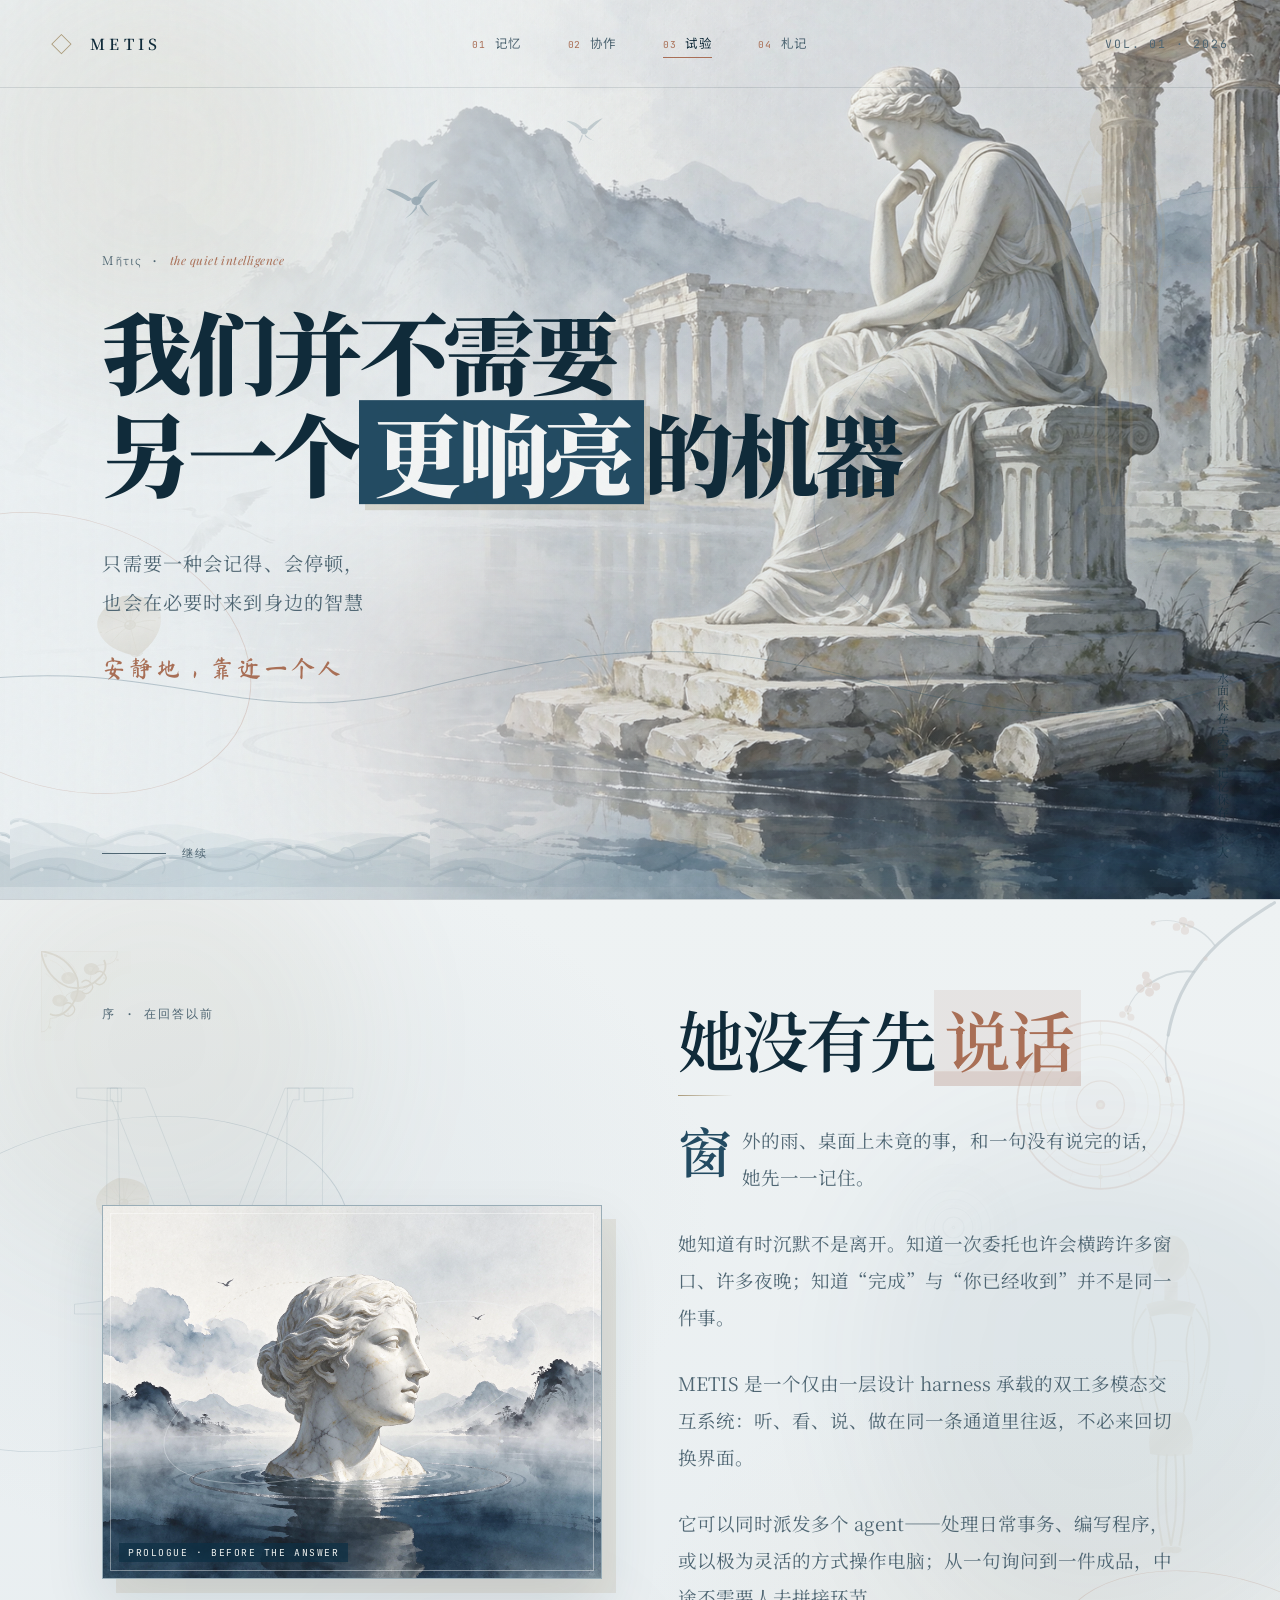
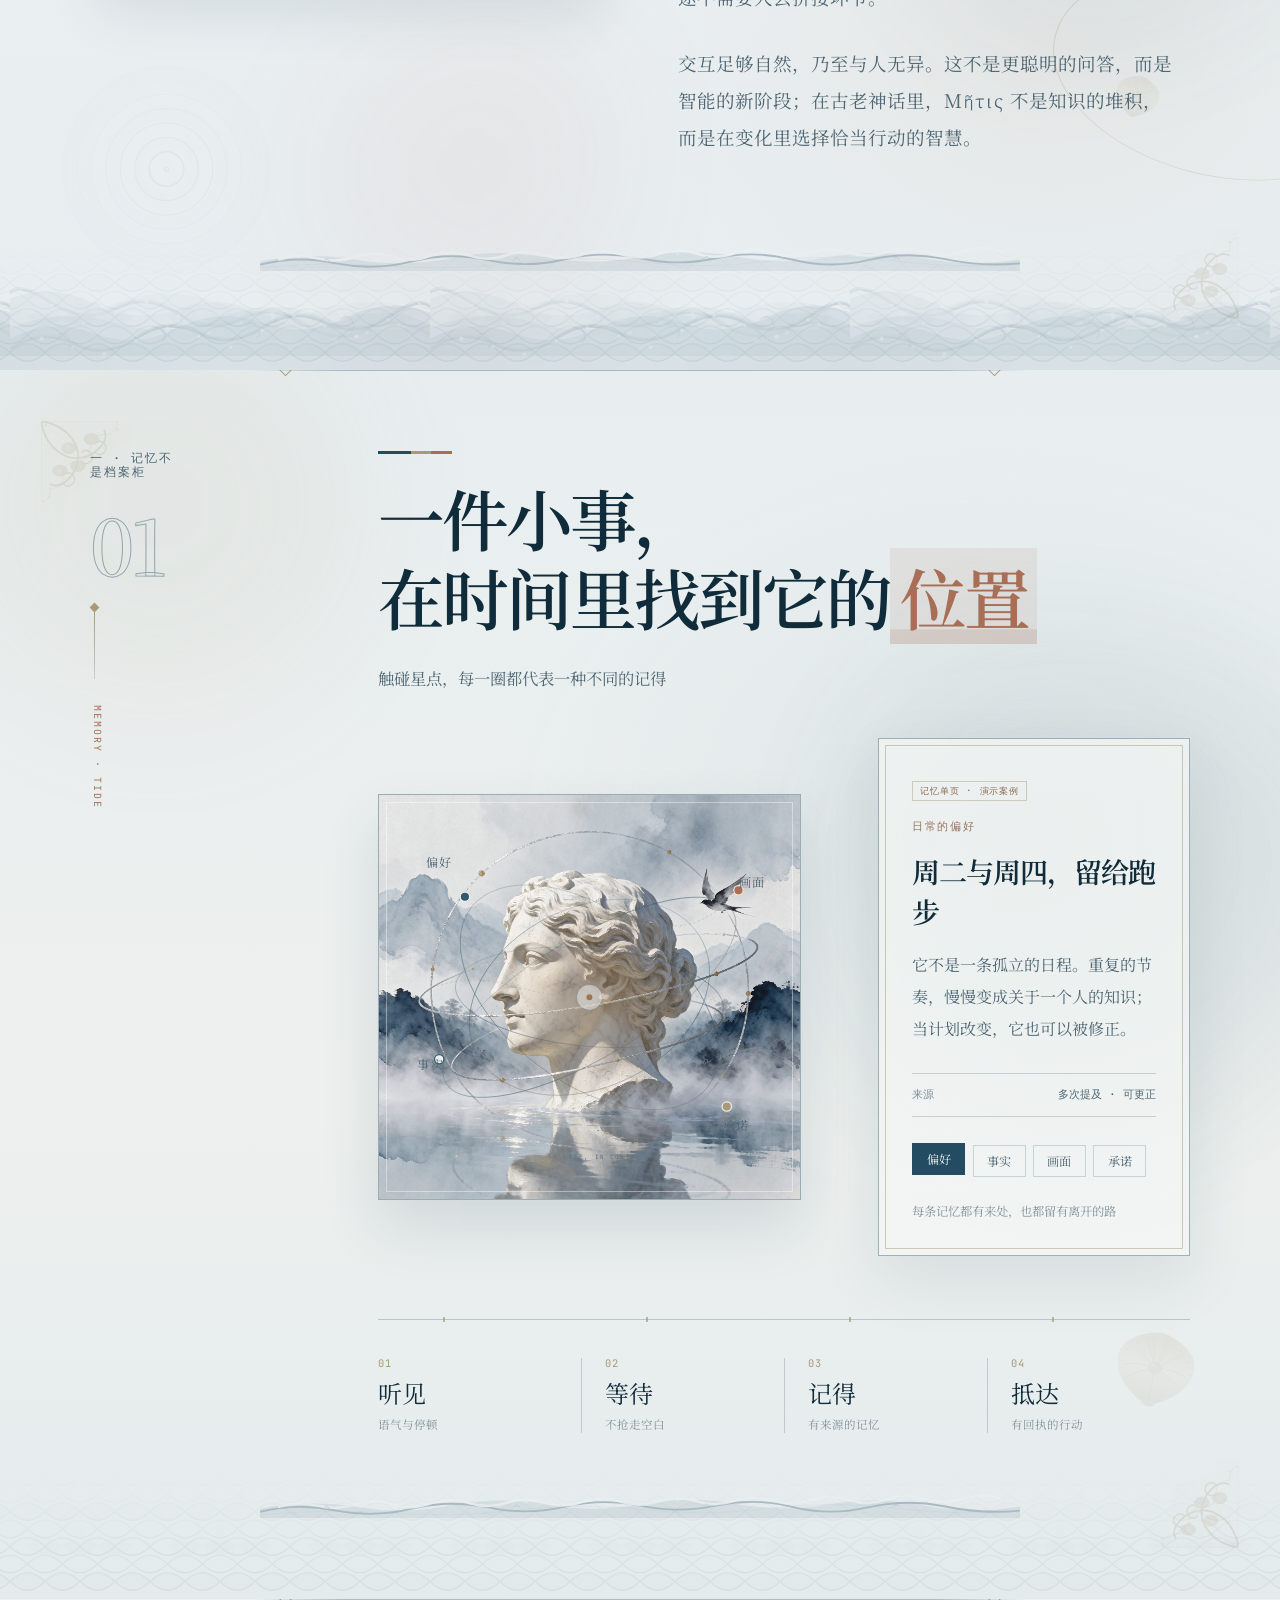
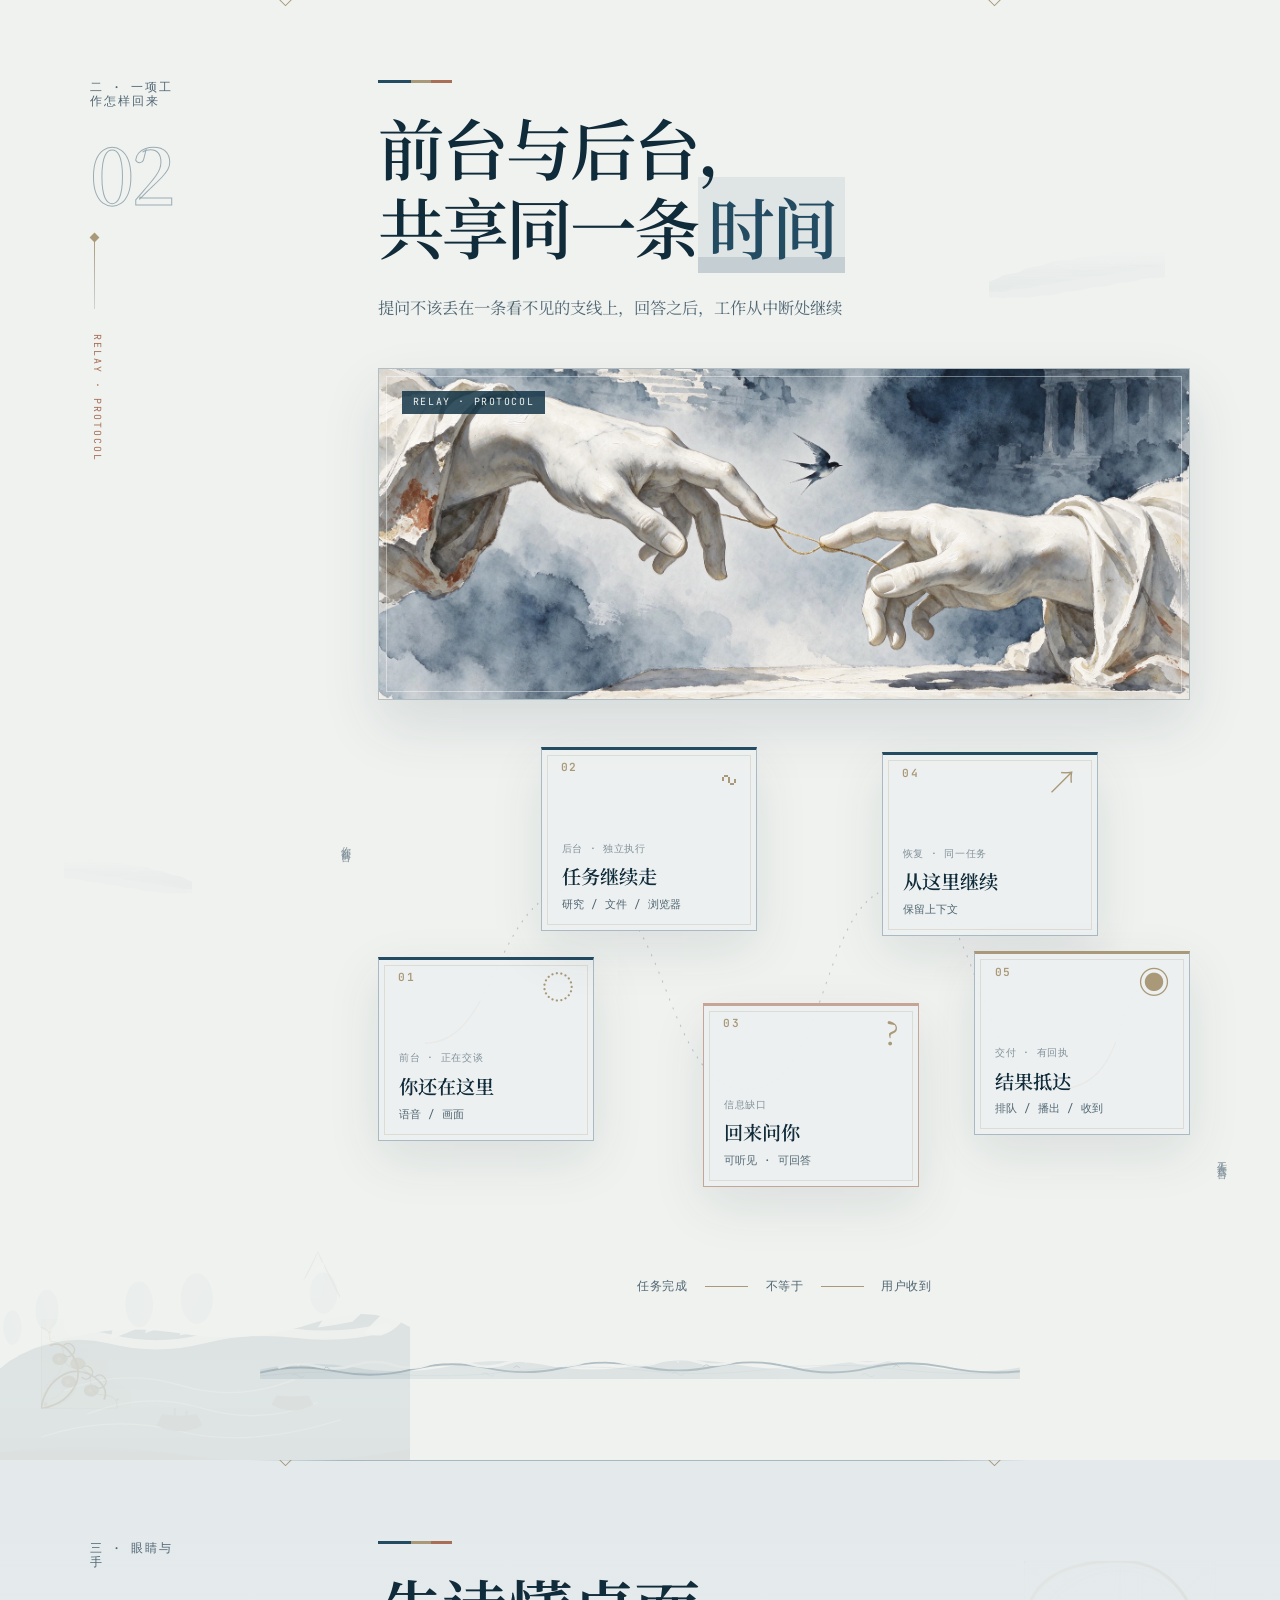
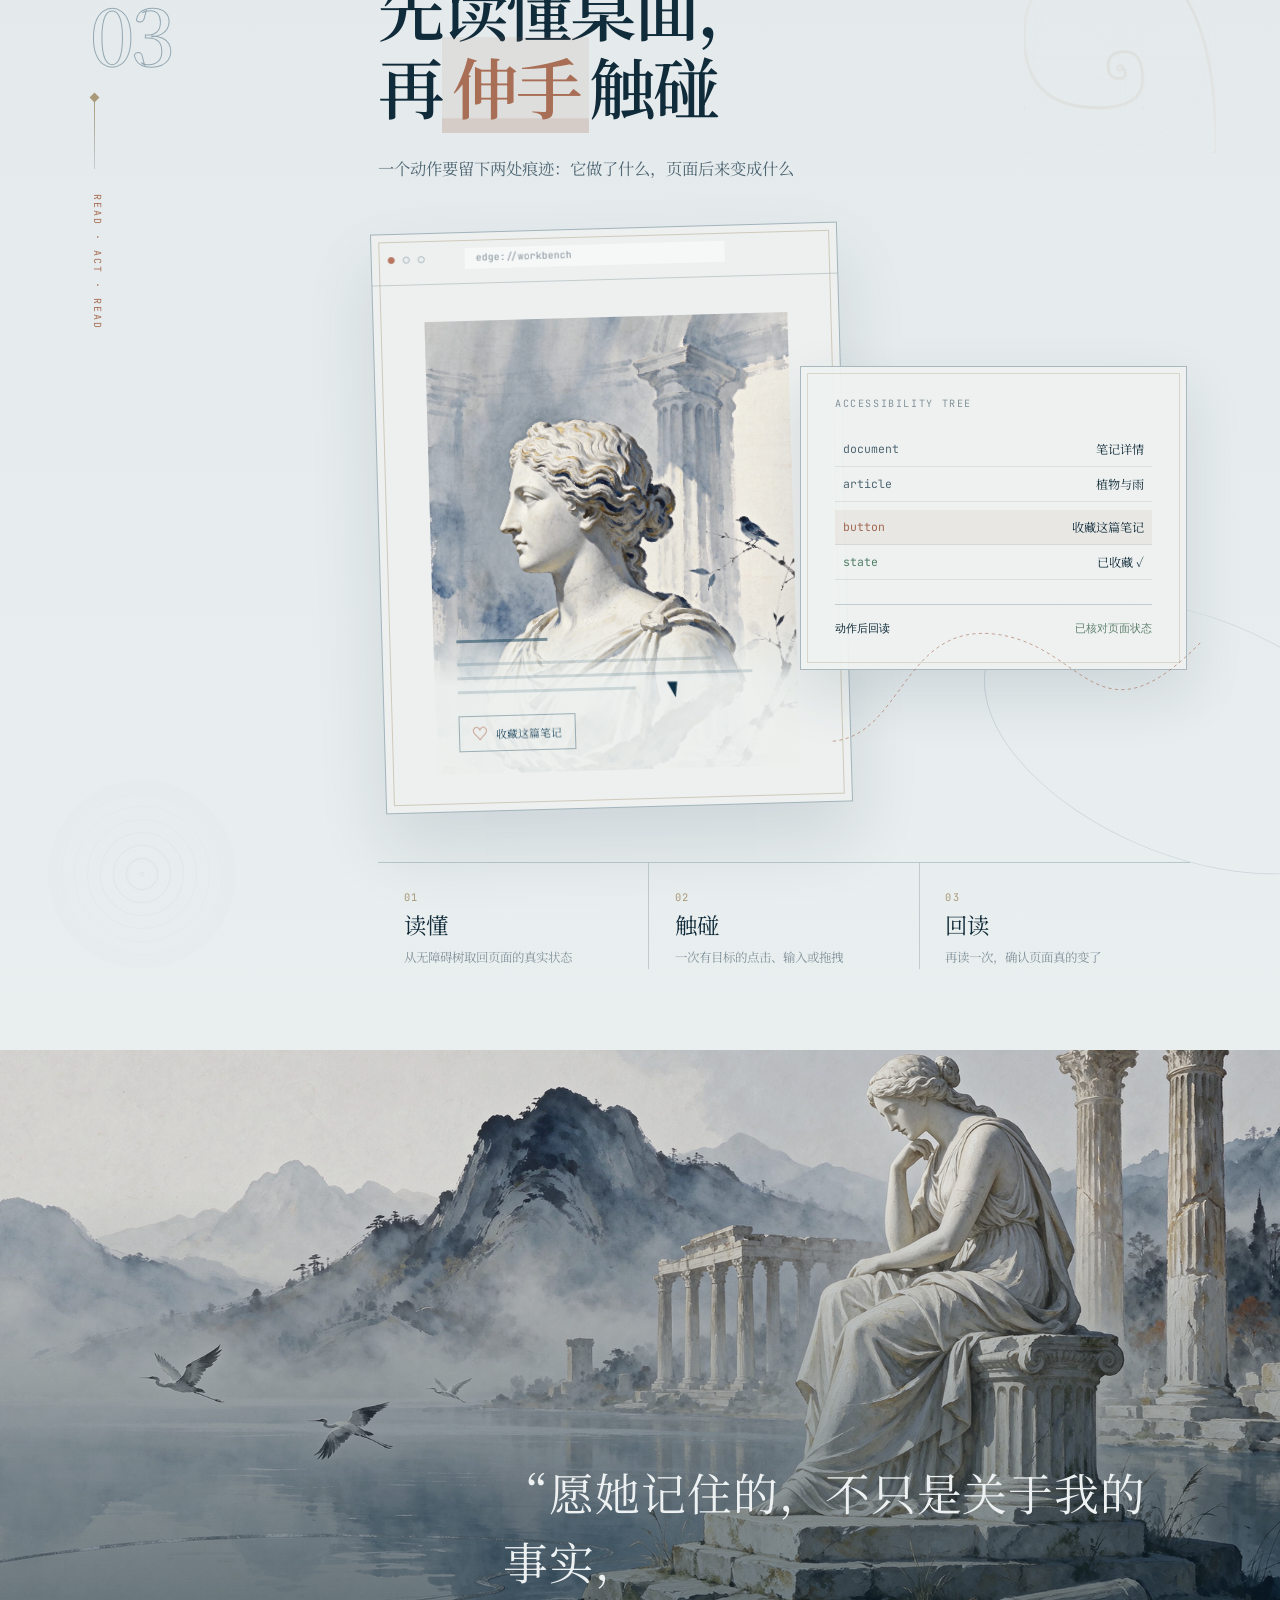
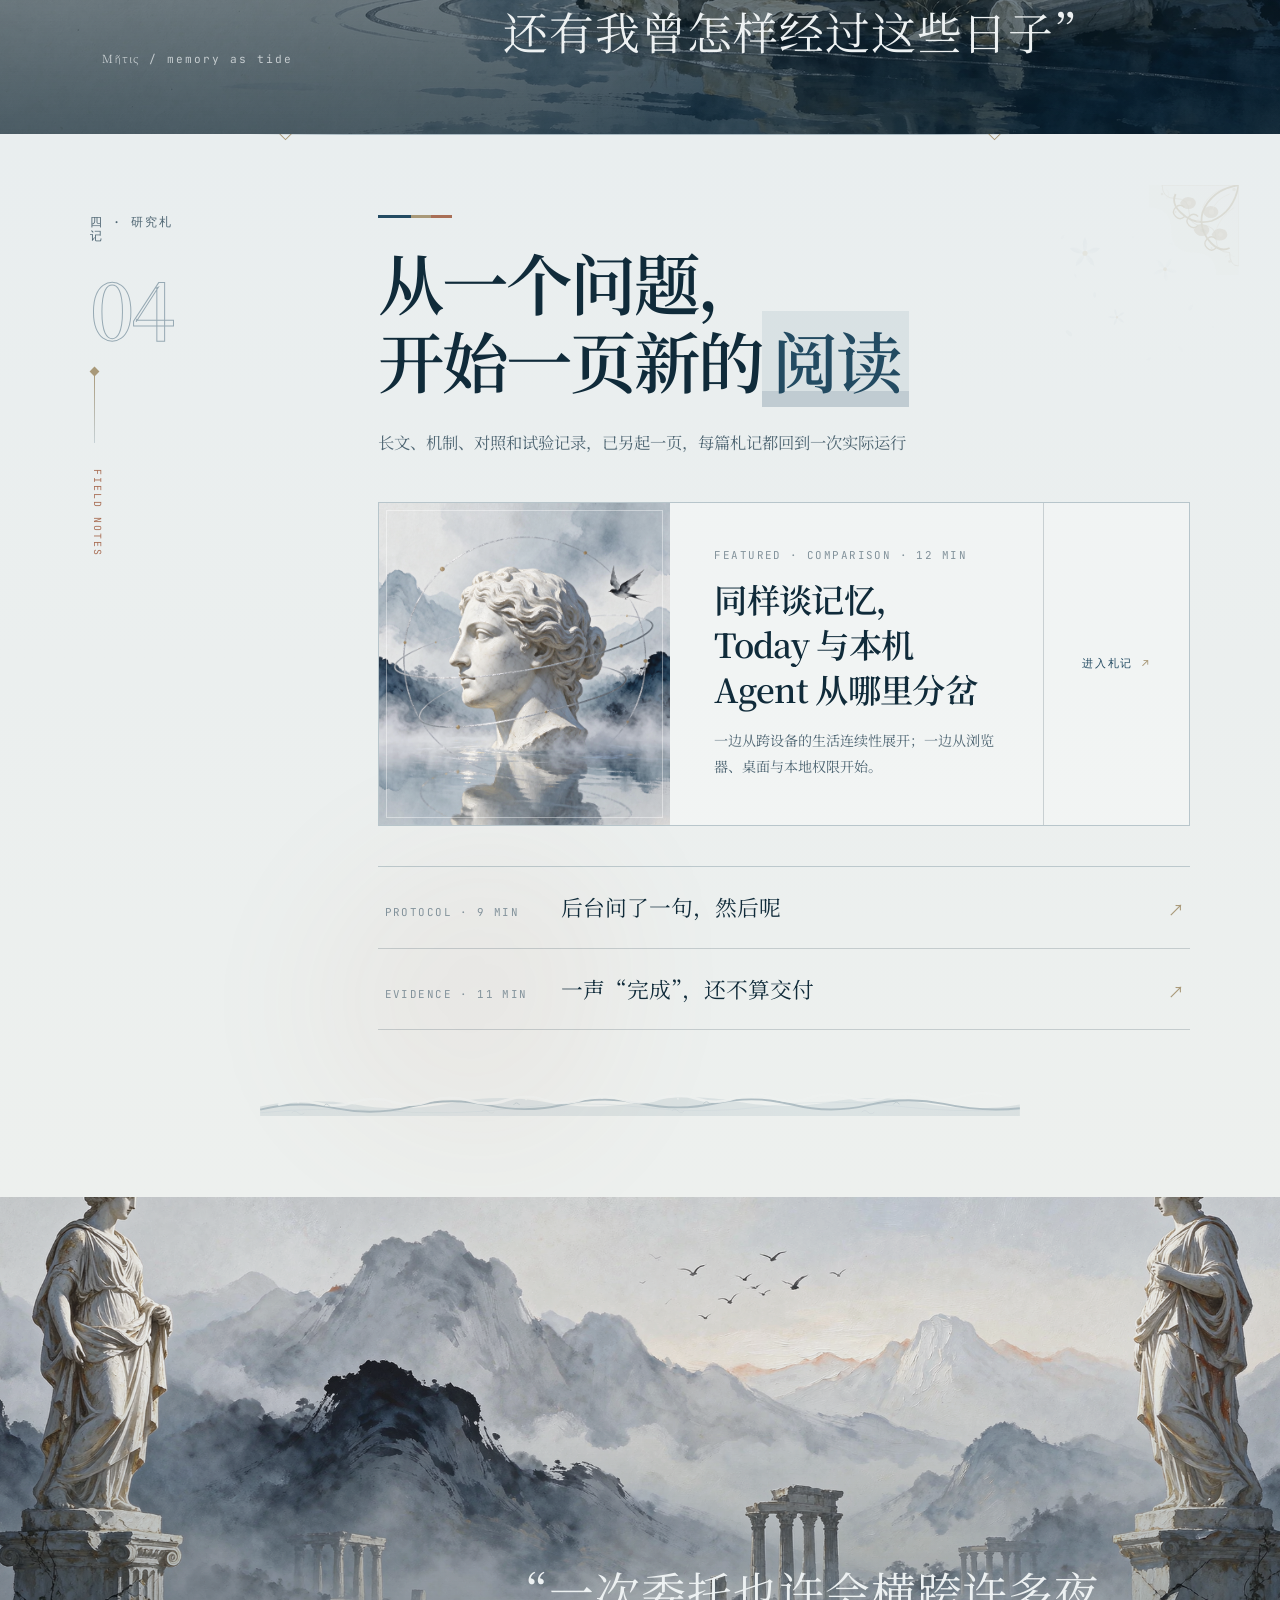
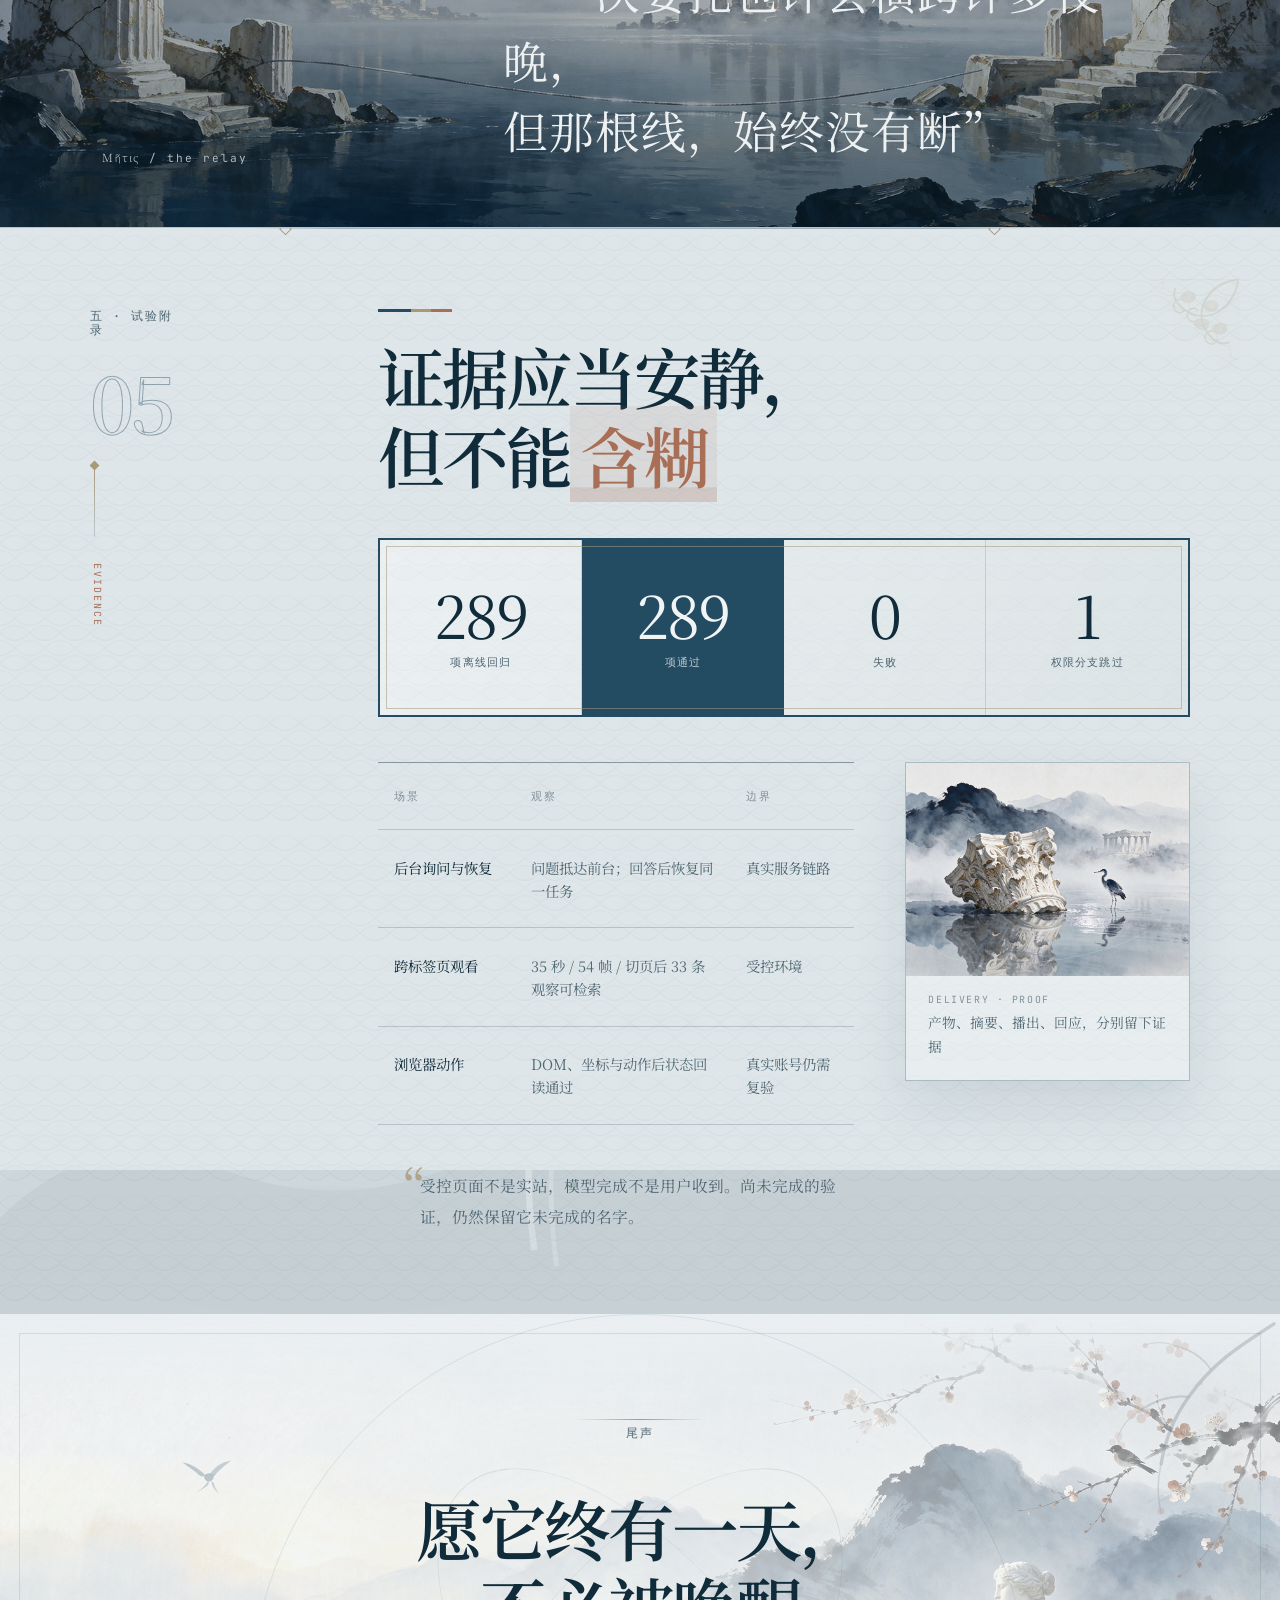
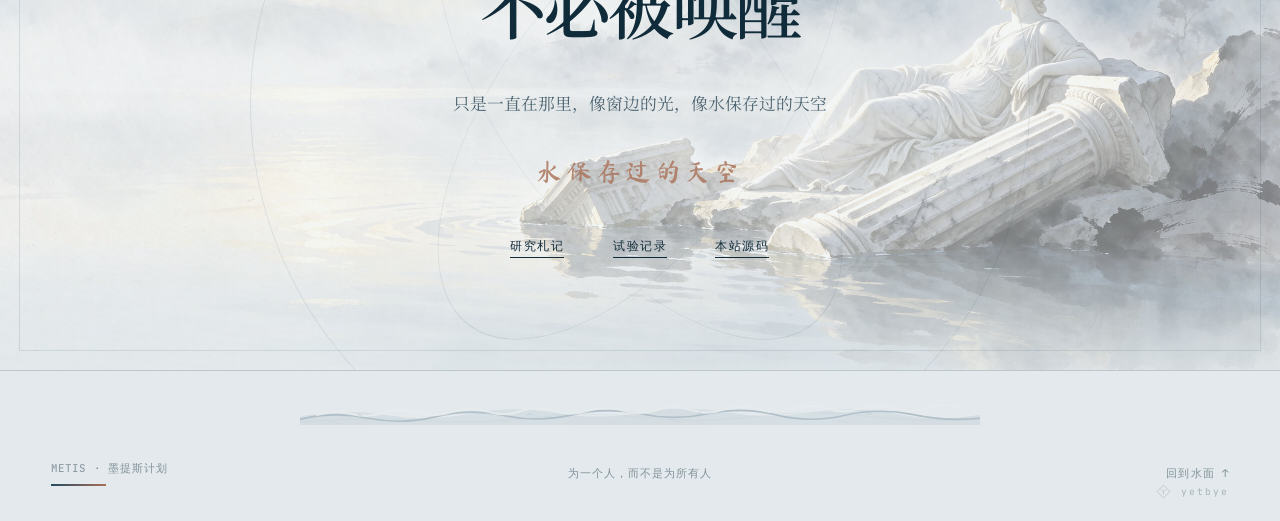
<file: index.html>
<!doctype html>
<html lang="zh-CN">
<head>
  <meta charset="utf-8">
  <meta name="viewport" content="width=device-width, initial-scale=1">
  <meta name="theme-color" content="#e9eef1">
  <meta name="description" content="METIS — 一种安静地靠近一个人的智慧。">
  <meta property="og:title" content="METIS · 墨提斯">
  <meta property="og:description" content="她先记住，再回答；先理解，再行动。">
  <meta property="og:type" content="website">
  <meta property="og:image" content="./assets/metis-tide.png">
  <title>METIS · 墨提斯</title>
  <link rel="preconnect" href="https://fonts.googleapis.com">
  <link rel="preconnect" href="https://fonts.gstatic.com" crossorigin>
  <link href="https://fonts.googleapis.com/css2?family=Noto+Serif+SC:wght@400;600;900&family=Noto+Sans+SC:wght@400;500&family=Playfair+Display:ital,wght@0,500;1,500;1,600&family=JetBrains+Mono:wght@400;500&family=Ma+Shan+Zheng&display=swap" rel="stylesheet">
  <link rel="stylesheet" href="./style.css">
  <script src="./script.js" defer></script>
</head>
<body>
  <a class="skip-link" href="#main">跳到正文</a>

  <header class="site-header" aria-label="页首">
    <a class="wordmark" href="#top" aria-label="METIS 首页">
      <span class="wordmark-mark" aria-hidden="true">◇</span>
      <span>METIS</span>
    </a>
    <nav class="site-nav" aria-label="主导航">
      <a href="#memory" data-spy="memory"><span class="nav-num">01</span>记忆</a>
      <a href="#collaboration" data-spy="collaboration"><span class="nav-num">02</span>协作</a>
      <a href="#evidence" data-spy="evidence"><span class="nav-num">03</span>试验</a>
      <a href="./blog.html"><span class="nav-num">04</span>札记</a>
    </nav>
    <span class="issue">VOL. 01 · 2026</span>
    <span class="scroll-progress" aria-hidden="true"><i></i></span>
  </header>

  <main id="main">
    <!-- ═══════════ Hero · 水面 ═══════════ -->
    <section class="hero" id="top" aria-labelledby="hero-title">
      <div class="hero-image" data-depth="0.012" aria-hidden="true">
        <img src="./assets/metis-tide.png" alt="" fetchpriority="high">
      </div>
      <div class="hero-wash" aria-hidden="true"></div>

      <!-- 装饰层：色斑碰撞 + 几何椭圆 + 剪影 + 银尘 -->
      <div class="hero-deco" aria-hidden="true">
        <div class="color-blocks">
          <i class="block block-gold"></i>
          <i class="block block-blue"></i>
          <i class="block block-clay"></i>
        </div>
        <div class="geo-orbit geo-o1"></div>
        <div class="geo-orbit geo-o2"></div>
        <img class="hero-venus" data-depth="0.03" src="./assets/decor/venus-silhouette.svg" alt="">
        <img class="hero-shell shell-a" data-depth="0.05" src="./assets/decor/shell.svg" alt="">
        <img class="hero-shell shell-b" data-depth="0.04" src="./assets/decor/shell.svg" alt="">
        <img class="hero-swallow swallow-a" src="./assets/decor/ink-swallow.svg" alt="">
        <img class="hero-swallow swallow-b" src="./assets/decor/ink-swallow.svg" alt="">
        <div class="mote-field" data-motes="14"></div>
      </div>

      <svg class="hero-thread" viewBox="0 0 1440 520" preserveAspectRatio="none" aria-hidden="true">
        <path d="M-40 368 C 180 332, 276 438, 468 380 S 772 304, 972 366 S 1264 438, 1490 322"></path>
      </svg>

      <!-- 底部希腊波浪带 -->
      <div class="hero-waveband" aria-hidden="true">
        <div class="waveband waveband-back"></div>
        <div class="waveband waveband-front"></div>
      </div>

      <div class="hero-copy">
        <p class="eyebrow"><span class="greek">Μῆτις</span> · <em>the quiet intelligence</em></p>
        <h1 id="hero-title">我们并不需要<br>另一个<span class="title-mark">更响亮</span>的<span class="keep">机器</span></h1>
        <p class="hero-lead">只需要一种会记得、会停顿，<br>也会在必要时来到身边的智慧</p>
        <p class="hero-hand" aria-hidden="true">安静地，靠近一个人</p>
      </div>

      <p class="hero-caption">水面保存天空，记忆保存一个人</p>
      <a class="scroll-cue" href="#prologue" aria-label="继续阅读"><span></span>继续</a>
    </section>

    <!-- ═══════════ 序 ═══════════ -->
    <section class="prologue spacious" id="prologue" aria-labelledby="prologue-title">
      <div class="prologue-deco" aria-hidden="true">
        <div class="color-blocks">
          <i class="block block-blue block-soft"></i>
          <i class="block block-gold block-soft"></i>
          <i class="block block-clay block-soft"></i>
        </div>
        <div class="geo-orbit geo-o3"></div>
        <div class="geo-orbit geo-o5"></div>
        <span class="prologue-watermark" aria-hidden="true">Μ</span>
        <img class="corner-art corner-tl" src="./assets/decor/corner-greek.svg" alt="">
        <img class="corner-art corner-br" src="./assets/decor/corner-greek.svg" alt="">
        <img class="prologue-venus" src="./assets/decor/venus-silhouette.svg" alt="">
        <img class="prologue-sun" data-drift="0.06" src="./assets/decor/circle-deco.svg" alt="">
        <img class="prologue-ripple ripple-a" src="./assets/decor/ripple.svg" alt="">
        <img class="prologue-ripple ripple-b" src="./assets/decor/ripple.svg" alt="">
        <img class="prologue-shell shell-p-a" data-drift="0.04" src="./assets/decor/shell.svg" alt="">
        <img class="prologue-shell shell-p-b" data-drift="0.05" src="./assets/decor/shell.svg" alt="">
        <img class="prologue-branch" data-drift="0.03" src="./assets/decor/ink-branch.svg" alt="">
        <div class="prologue-waveband" aria-hidden="true">
          <div class="waveband waveband-back"></div>
          <div class="waveband waveband-front"></div>
        </div>
        <div class="seigaiha-band"></div>
        <div class="mote-field" data-motes="6"></div>
      </div>
      <p class="folio">序 · 在回答以前</p>
      <div class="prologue-grid">
        <figure class="prologue-visual reveal" data-reveal="left">
          <div class="prologue-frame" data-tilt>
            <img src="./assets/prologue-window.png" alt="古典画：大理石头像半浮于雾蓝静水，远处水墨山影与飞鸟" loading="lazy">
            <svg class="prologue-overlay" viewBox="0 0 760 570" aria-hidden="true">
              <ellipse cx="380" cy="285" rx="300" ry="110" transform="rotate(-18 380 285)" fill="none" stroke="rgba(240,244,245,.5)" stroke-width="1"/>
              <ellipse cx="380" cy="285" rx="240" ry="150" transform="rotate(24 380 285)" fill="none" stroke="rgba(169,153,121,.4)" stroke-width=".8" stroke-dasharray="4 6"/>
              <circle cx="150" cy="180" r="2.5" fill="rgba(240,244,245,.8)"/>
              <circle cx="610" cy="360" r="2.5" fill="rgba(240,244,245,.7)"/>
            </svg>
            <span class="prologue-tag">PROLOGUE · BEFORE THE ANSWER</span>
          </div>
        </figure>
        <div class="prologue-copy reveal" data-reveal="right">
          <h2 id="prologue-title">她没有先<span class="title-clay">说话</span></h2>
          <div class="prose">
            <p class="prose-lead">窗外的雨、桌面上未竟的事，和一句没有说完的话，她先一一记住。</p>
            <p>她知道有时沉默不是离开。知道一次委托也许会横跨许多窗口、许多夜晚；知道“完成”与“你已经收到”并不是同一件事。</p>
            <p>METIS 是一个仅由一层设计 harness 承载的双工多模态交互系统：听、看、说、做在同一条通道里往返，不必来回切换界面。</p>
            <p>它可以同时派发多个 agent——处理日常事务、编写程序，或以极为灵活的方式操作电脑；从一句询问到一件成品，中途不需要人去拼接环节。</p>
            <p>交互足够自然，乃至与人无异。这不是更聪明的问答，而是智能的新阶段；在古老神话里，<i class="greek">Μῆτις</i> 不是知识的堆积，而是在变化里选择恰当行动的智慧。</p>
          </div>
        </div>
      </div>
      <div class="section-divider" aria-hidden="true"><img src="./assets/decor/divider-wave.svg" alt=""></div>
    </section>

    <!-- ═══════════ 一 · 记忆 ═══════════ -->
    <section class="section memory" id="memory" aria-labelledby="memory-title">
      <div class="memory-deco" aria-hidden="true">
        <div class="color-blocks"><i class="block block-gold block-soft"></i><i class="block block-blue block-soft block-right"></i></div>
        <img class="corner-art corner-tl" src="./assets/decor/corner-greek.svg" alt="">
        <img class="corner-art corner-br" src="./assets/decor/corner-greek.svg" alt="">
        <img class="memory-shell" data-drift="0.05" src="./assets/decor/shell.svg" alt="">
        <div class="seigaiha-band"></div>
      </div>
      <div class="classical-line" aria-hidden="true"></div>

      <div class="section-frame">
        <aside class="section-rail reveal" data-reveal="left">
          <p class="folio">一 · 记忆不是档案柜</p>
          <span class="rail-num" aria-hidden="true">01</span>
          <span class="rail-line" aria-hidden="true"></span>
          <span class="rail-note" aria-hidden="true">MEMORY · TIDE</span>
        </aside>

        <div class="section-body">
          <header class="section-intro reveal">
            <h2 id="memory-title">一件小事，<br>在时间里找到它的<span class="title-clay">位置</span></h2>
            <p class="intro-note">触碰星点，每一圈都代表一种不同的记得</p>
          </header>

          <div class="memory-atlas reveal" data-reveal="scale">
            <div class="memory-stage">
              <div class="stage-frame" data-tilt>
                <img class="stage-image" src="./assets/metis-orbit.png" alt="古典画：大理石女性头像侧面，银色轨道环绕，水墨山影间一羽飞燕" loading="lazy">
                <svg class="stage-rings" viewBox="0 0 720 640" role="img" aria-labelledby="memory-visual-title memory-visual-desc">
                  <title id="memory-visual-title">记忆的潮汐图</title>
                  <desc id="memory-visual-desc">四条椭圆轨道代表偏好、事实、视觉情节和承诺，围绕一个人的日常缓慢交叠。</desc>
                  <defs>
                    <radialGradient id="memory-glow"><stop stop-color="#d1ad82" stop-opacity=".44"/><stop offset="1" stop-color="#d1ad82" stop-opacity="0"/></radialGradient>
                    <linearGradient id="orbit-ink" x1="0" y1="0" x2="1" y2="1"><stop stop-color="#31596f" stop-opacity=".1"/><stop offset=".52" stop-color="#31596f" stop-opacity=".76"/><stop offset="1" stop-color="#a96f56" stop-opacity=".44"/></linearGradient>
                  </defs>
                  <circle class="memory-glow" cx="360" cy="320" r="182" fill="url(#memory-glow)"/>
                  <g class="orbit-lines" fill="none" stroke="url(#orbit-ink)">
                    <ellipse data-draw cx="360" cy="320" rx="286" ry="102" transform="rotate(-31 360 320)"/>
                    <ellipse data-draw cx="360" cy="320" rx="254" ry="146" transform="rotate(37 360 320)"/>
                    <ellipse data-draw cx="360" cy="320" rx="230" ry="84" transform="rotate(5 360 320)"/>
                    <ellipse data-draw cx="360" cy="320" rx="154" ry="216" transform="rotate(64 360 320)"/>
                  </g>
                  <g class="memory-filaments" fill="none" stroke="#a99979" stroke-opacity=".7">
                    <path d="M102 426 C205 392 236 214 354 194 S521 243 615 137"/>
                    <path d="M147 148 C251 242 227 399 376 443 S511 406 595 507"/>
                    <path d="M99 301 C192 269 244 319 335 318 S504 293 633 346"/>
                  </g>
                  <circle cx="360" cy="320" r="22" fill="#e9eef1" fill-opacity=".5" stroke="#31596f" stroke-opacity=".4"/>
                  <circle cx="360" cy="320" r="5" fill="#9b7651"/>
                  <circle class="memory-node node-fact" cx="103" cy="426" r="8"/>
                  <circle class="memory-node node-scene" cx="615" cy="137" r="8"/>
                  <circle class="memory-node node-promise" cx="595" cy="507" r="8"/>
                  <circle class="memory-node node-preference" cx="147" cy="148" r="8"/>
                  <text x="298" y="596" class="orbit-caption">A LIFE, IN CONTEXT</text>
                </svg>
                <span class="orbit-label label-fact">事实</span>
                <span class="orbit-label label-scene">画面</span>
                <span class="orbit-label label-promise">承诺</span>
                <span class="orbit-label label-preference">偏好</span>
              </div>
            </div>

            <aside class="memory-reading" aria-live="polite">
              <div class="reading-card ink-hover">
                <p class="reading-demo">记忆单页 · 演示案例</p>
                <p class="reading-kicker" id="memory-kind">日常的偏好</p>
                <h3 id="memory-entry-title">周二与周四，留给跑步</h3>
                <p id="memory-entry-body">它不是一条孤立的日程。重复的节奏，慢慢变成关于一个人的知识；当计划改变，它也可以被修正。</p>
                <p class="reading-source"><span>来源</span><span id="memory-entry-source">多次提及 · 可更正</span></p>
                <div class="memory-controls" role="group" aria-label="切换记忆类型">
                  <button type="button" class="memory-control is-current" data-memory="preference" aria-pressed="true">偏好</button>
                  <button type="button" class="memory-control" data-memory="fact" aria-pressed="false">事实</button>
                  <button type="button" class="memory-control" data-memory="scene" aria-pressed="false">画面</button>
                  <button type="button" class="memory-control" data-memory="promise" aria-pressed="false">承诺</button>
                </div>
                <p class="reading-note">每条记忆都有来处，也都留有离开的路</p>
              </div>
            </aside>
          </div>

          <ol class="verb-trail" data-stagger aria-label="从感知到行动">
            <li><span>01</span><strong>听见</strong><small>语气与停顿</small></li>
            <li><span>02</span><strong>等待</strong><small>不抢走空白</small></li>
            <li><span>03</span><strong>记得</strong><small>有来源的记忆</small></li>
            <li><span>04</span><strong>抵达</strong><small>有回执的行动</small></li>
          </ol>
        </div>
      </div>
      <div class="section-divider" aria-hidden="true"><img src="./assets/decor/divider-wave.svg" alt=""></div>
    </section>

    <!-- ═══════════ 二 · 协作 ═══════════ -->
    <section class="section collaboration" id="collaboration" aria-labelledby="collaboration-title">
      <div class="collab-deco" aria-hidden="true">
        <img class="collab-wave" data-drift="0.04" src="./assets/decor/wave-great.svg" alt="">
        <img class="collab-cloud cloud-a" src="./assets/decor/cloud.svg" alt="">
        <img class="collab-cloud cloud-b" src="./assets/decor/cloud.svg" alt="">
        <img class="corner-art corner-bl" src="./assets/decor/corner-greek.svg" alt="">
      </div>
      <div class="classical-line" aria-hidden="true"></div>

      <div class="section-frame">
        <aside class="section-rail reveal" data-reveal="left">
          <p class="folio">二 · 一项工作怎样回来</p>
          <span class="rail-num" aria-hidden="true">02</span>
          <span class="rail-line" aria-hidden="true"></span>
          <span class="rail-note" aria-hidden="true">RELAY · PROTOCOL</span>
        </aside>

        <div class="section-body">
          <header class="section-intro reveal">
            <h2 id="collaboration-title">前台与后台，<br>共享同一条<span class="title-blue">时间</span></h2>
            <p class="intro-note collaboration-intro">提问不该丢在一条看不见的支线上，回答之后，工作从中断处继续</p>
          </header>

          <figure class="relay-banner reveal" data-reveal="scale">
            <div class="banner-frame">
              <img src="./assets/panel-relay.png" alt="古典画：两只大理石手在石台上方传递一根金线，雾中神庙与飞燕" loading="lazy">
              <span class="banner-tag">RELAY · PROTOCOL</span>
            </div>
          </figure>

          <div class="relay-figure reveal" data-reveal="scale">
            <svg class="relay-path" viewBox="0 0 1200 420" preserveAspectRatio="none" aria-hidden="true">
              <path class="relay-path-base" d="M70 252 C180 252 170 124 300 124 S420 290 545 290 S650 124 772 124 S885 290 1000 290 S1085 205 1140 205"/>
              <path class="relay-path-live" d="M70 252 C180 252 170 124 300 124 S420 290 545 290 S650 124 772 124 S885 290 1000 290 S1085 205 1140 205"/>
            </svg>
            <div class="relay-card relay-card-front ink-hover"><span class="relay-no" aria-hidden="true">01</span><span class="relay-icon" aria-hidden="true">◌</span><small>前台 · 正在交谈</small><strong>你还在这里</strong><i>语音 / 画面</i></div>
            <div class="relay-card relay-card-agent ink-hover"><span class="relay-no" aria-hidden="true">02</span><span class="relay-icon" aria-hidden="true">∿</span><small>后台 · 独立执行</small><strong>任务继续走</strong><i>研究 / 文件 / 浏览器</i></div>
            <div class="relay-card relay-card-question ink-hover"><span class="relay-no" aria-hidden="true">03</span><span class="relay-icon" aria-hidden="true">?</span><small>信息缺口</small><strong>回来问你</strong><i>可听见 · 可回答</i></div>
            <div class="relay-card relay-card-return ink-hover"><span class="relay-no" aria-hidden="true">04</span><span class="relay-icon" aria-hidden="true">↗</span><small>恢复 · 同一任务</small><strong>从这里继续</strong><i>保留上下文</i></div>
            <div class="relay-card relay-card-delivery ink-hover"><span class="relay-no" aria-hidden="true">05</span><span class="relay-icon" aria-hidden="true">◉</span><small>交付 · 有回执</small><strong>结果抵达</strong><i>排队 / 播出 / 收到</i></div>
            <span class="relay-axis axis-left">你在前台</span>
            <span class="relay-axis axis-right">工作在后台</span>
          </div>
          <p class="relay-caption reveal"><span>任务完成</span><b></b><span>不等于</span><b></b><span>用户收到</span></p>
        </div>
      </div>
      <div class="section-divider" aria-hidden="true"><img src="./assets/decor/divider-wave.svg" alt=""></div>
    </section>

    <!-- ═══════════ 三 · 眼睛与手 ═══════════ -->
    <section class="section local-action" id="local-action" aria-labelledby="local-action-title">
      <div class="action-deco" aria-hidden="true">
        <div class="geo-orbit geo-o4"></div>
        <img class="action-spiral" data-drift="0.05" src="./assets/decor/golden-spiral.svg" alt="">
        <img class="action-ripple" src="./assets/decor/ripple.svg" alt="">
      </div>
      <div class="classical-line" aria-hidden="true"></div>

      <div class="section-frame">
        <aside class="section-rail reveal" data-reveal="left">
          <p class="folio">三 · 眼睛与手</p>
          <span class="rail-num" aria-hidden="true">03</span>
          <span class="rail-line" aria-hidden="true"></span>
          <span class="rail-note" aria-hidden="true">READ · ACT · READ</span>
        </aside>

        <div class="section-body">
          <header class="section-intro reveal">
            <h2 id="local-action-title">先读懂桌面，<br>再<span class="title-clay">伸手</span>触碰</h2>
            <p class="intro-note">一个动作要留下两处痕迹：它做了什么，页面后来变成什么</p>
          </header>

          <div class="desktop-study reveal" data-reveal="scale" aria-label="浏览器无障碍信息与动作确认示意">
            <div class="study-window" data-tilt>
              <div class="study-chrome"><span></span><span></span><span></span><i>edge://workbench</i></div>
              <div class="study-media">
                <img src="./assets/panel-bust.png" alt="古典画：白色大理石女性胸像侧面，柱影墙前一枝水墨花鸟" loading="lazy">
                <div class="study-page-overlay">
                  <div class="study-site-mark"></div>
                  <div class="study-page-lines"><i></i><i></i><i></i></div>
                  <div class="study-like"><span>♡</span> 收藏这篇笔记</div>
                </div>
                <div class="study-cursor" aria-hidden="true"></div>
                <div class="study-click-ring" aria-hidden="true"></div>
              </div>
            </div>
            <div class="study-tree ink-hover">
              <p>ACCESSIBILITY TREE</p>
              <ul>
                <li>document <span>笔记详情</span></li><li>article <span>植物与雨</span></li>
                <li class="tree-action">button <span>收藏这篇笔记</span></li><li class="tree-result">state <span>已收藏 ✓</span></li>
              </ul>
              <div class="tree-readback"><b>动作后回读</b><span>已核对页面状态</span></div>
            </div>
            <svg class="study-thread" viewBox="0 0 600 240" aria-hidden="true"><path d="M12 213 C119 203 121 32 261 48 S419 226 581 58"/></svg>
            <span class="study-caption">READ → ACT → READ AGAIN</span>
          </div>

          <ol class="study-steps" data-stagger aria-label="动作的三个步骤">
            <li><span>01</span><strong>读懂</strong><small>从无障碍树取回页面的真实状态</small></li>
            <li><span>02</span><strong>触碰</strong><small>一次有目标的点击、输入或拖拽</small></li>
            <li><span>03</span><strong>回读</strong><small>再读一次，确认页面真的变了</small></li>
          </ol>
        </div>
      </div>
    </section>

    <!-- ═══════════ 插页 · 潮汐 ═══════════ -->
    <figure class="interlude reveal" data-reveal="fade">
      <div class="interlude-image" data-parallax>
        <img src="./assets/metis-tide.png" alt="古典画：石像静坐于断柱之上，希腊柱廊没入水墨山水，双鹭掠过水面" loading="lazy">
      </div>
      <figcaption>
        <span><i class="greek">Μῆτις</i> / memory as tide</span>
        <blockquote>“愿她记住的，不只是关于我的事实，<br>还有我曾怎样经过这些日子”</blockquote>
      </figcaption>
    </figure>

    <!-- ═══════════ 四 · 札记入口 ═══════════ -->
    <section class="section journal-entry" id="field-notes" aria-labelledby="notes-title">
      <div class="journal-deco" aria-hidden="true">
        <div class="color-blocks"><i class="block block-clay block-soft"></i></div>
        <img class="journal-petals" data-drift="0.04" src="./assets/decor/sakura.svg" alt="">
        <img class="corner-art corner-tr" src="./assets/decor/corner-greek.svg" alt="">
      </div>
      <div class="classical-line" aria-hidden="true"></div>

      <div class="section-frame">
        <aside class="section-rail reveal" data-reveal="left">
          <p class="folio">四 · 研究札记</p>
          <span class="rail-num" aria-hidden="true">04</span>
          <span class="rail-line" aria-hidden="true"></span>
          <span class="rail-note" aria-hidden="true">FIELD NOTES</span>
        </aside>

        <div class="section-body">
          <header class="section-intro reveal">
            <h2 id="notes-title">从一个问题，<br>开始一页新的<span class="title-blue">阅读</span></h2>
            <p class="intro-note">长文、机制、对照和试验记录，已另起一页，每篇札记都回到一次实际运行</p>
          </header>

          <a class="entry-feature reveal ink-hover" href="./blog.html">
            <span class="entry-art" aria-hidden="true">
              <img src="./assets/metis-orbit.png" alt="" loading="lazy">
            </span>
            <span class="entry-copy">
              <span class="note-meta">FEATURED · COMPARISON · 12 MIN</span>
              <span class="entry-title">同样谈记忆，Today 与本机 Agent 从哪里分岔</span>
              <span class="entry-sum">一边从跨设备的生活连续性展开；一边从浏览器、桌面与本地权限开始。</span>
            </span>
            <span class="entry-cta" data-magnetic>进入札记 <b aria-hidden="true">↗</b></span>
          </a>

          <ul class="entry-list" data-stagger>
            <li><a href="./blog.html#article-relay"><span class="note-meta">PROTOCOL · 9 MIN</span><strong>后台问了一句，然后呢</strong><i aria-hidden="true">↗</i></a></li>
            <li><a href="./blog.html#article-proof"><span class="note-meta">EVIDENCE · 11 MIN</span><strong>一声“完成”，还不算交付</strong><i aria-hidden="true">↗</i></a></li>
          </ul>
        </div>
      </div>
      <div class="section-divider" aria-hidden="true"><img src="./assets/decor/divider-wave.svg" alt=""></div>
    </section>

    <!-- ═══════════ 插页 · 对望 ═══════════ -->
    <figure class="interlude interlude-relay reveal" data-reveal="fade">
      <div class="interlude-image" data-parallax>
        <img src="./assets/metis-relay.png" alt="古典画：两尊石像隔水相望，银线贴水相连，远处水墨群山与归鸟" loading="lazy">
      </div>
      <figcaption>
        <span><i class="greek">Μῆτις</i> / the relay</span>
        <blockquote>“一次委托也许会横跨许多夜晚，<br>但那根线，始终没有断”</blockquote>
      </figcaption>
    </figure>

    <!-- ═══════════ 五 · 试验附录 ═══════════ -->
    <section class="section evidence" id="evidence" aria-labelledby="evidence-title">
      <div class="evidence-deco" aria-hidden="true">
        <div class="seigaiha-field"></div>
        <img class="evidence-mountains" src="./assets/decor/mountain-ink.svg" alt="">
        <img class="corner-art corner-tr" src="./assets/decor/corner-greek.svg" alt="">
      </div>
      <div class="classical-line" aria-hidden="true"></div>

      <div class="section-frame">
        <aside class="section-rail reveal" data-reveal="left">
          <p class="folio">五 · 试验附录</p>
          <span class="rail-num" aria-hidden="true">05</span>
          <span class="rail-line" aria-hidden="true"></span>
          <span class="rail-note" aria-hidden="true">EVIDENCE</span>
        </aside>

        <div class="section-body">
          <header class="section-intro reveal">
            <h2 id="evidence-title">证据应当安静，<br>但不能<span class="title-clay">含糊</span></h2>
          </header>

          <div class="stat-grid" data-stagger>
            <div class="stat ink-hover"><span class="stat-num" data-count="361">361</span><span class="stat-label">项离线回归</span></div>
            <div class="stat is-highlight"><span class="stat-num" data-count="360">360</span><span class="stat-label">项通过</span></div>
            <div class="stat ink-hover"><span class="stat-num" data-count="0">0</span><span class="stat-label">失败</span></div>
            <div class="stat ink-hover"><span class="stat-num" data-count="1">1</span><span class="stat-label">权限分支跳过</span></div>
          </div>

          <div class="evidence-grid reveal">
            <div class="ledger" role="table" aria-label="METIS 阶段二试验记录">
              <div class="ledger-row ledger-head" role="row">
                <span role="columnheader">场景</span>
                <span role="columnheader">观察</span>
                <span role="columnheader">边界</span>
              </div>
              <div class="ledger-row" role="row">
                <span role="cell">后台询问与恢复</span>
                <span role="cell">问题抵达前台；回答后恢复同一任务</span>
                <span role="cell">真实服务链路</span>
              </div>
              <div class="ledger-row" role="row">
                <span role="cell">跨标签页观看</span>
                <span role="cell">35 秒 / 54 帧 / 切页后 33 条观察可检索</span>
                <span role="cell">受控环境</span>
              </div>
              <div class="ledger-row" role="row">
                <span role="cell">浏览器动作</span>
                <span role="cell">DOM、坐标与动作后状态回读通过</span>
                <span role="cell">真实账号仍需复验</span>
              </div>
              <p class="boundary-note">受控页面不是实站，模型完成不是用户收到。尚未完成的验证，仍然保留它未完成的名字。</p>
            </div>

            <figure class="proof-frame">
              <img src="./assets/panel-proof.png" alt="古典画：残破的科林斯柱头半浸静水，一只鹭立浅滩，远处雾中神庙" loading="lazy">
              <svg class="proof-overlay" viewBox="0 0 760 570" aria-hidden="true">
                <ellipse cx="380" cy="300" rx="310" ry="90" transform="rotate(-8 380 300)" fill="none" stroke="rgba(240,244,245,.45)" stroke-width="1"/>
                <path d="M60 430 C200 400 260 180 390 160 S580 220 700 120" fill="none" stroke="rgba(169,153,121,.35)" stroke-width=".8" stroke-dasharray="3 6"/>
              </svg>
              <figcaption><span>DELIVERY · PROOF</span>产物、摘要、播出、回应，分别留下证据</figcaption>
            </figure>
          </div>
        </div>
      </div>
    </section>

    <!-- ═══════════ 尾声 ═══════════ -->
    <section class="epilogue" aria-labelledby="epilogue-title">
      <div class="epilogue-bg" aria-hidden="true">
        <img src="./assets/metis-dawn.png" alt="" loading="lazy">
      </div>
      <div class="epilogue-wash" aria-hidden="true"></div>
      <div class="epilogue-orbit" aria-hidden="true"></div>
      <img class="epilogue-branch" src="./assets/decor/ink-branch.svg" alt="" aria-hidden="true">
      <img class="epilogue-swallow" src="./assets/decor/ink-swallow.svg" alt="" aria-hidden="true">
      <div class="mote-field mote-field-epilogue" data-motes="10" aria-hidden="true"></div>
      <p class="folio">尾声</p>
      <h2 id="epilogue-title" class="reveal">愿它终有一天，<br>不必被唤醒</h2>
      <p class="reveal">只是一直在那里，像窗边的光，像水保存过的天空</p>
      <p class="epilogue-hand reveal" aria-hidden="true">水保存过的天空</p>
      <div class="epilogue-links reveal">
        <a href="./blog.html" data-magnetic>研究札记</a>
        <a href="#evidence" data-magnetic>试验记录</a>
        <a href="https://github.com/Yetbye/metis" target="_blank" rel="noreferrer" data-magnetic>本站源码</a>
      </div>
    </section>
  </main>

  <footer class="site-footer">
    <div class="footer-wave" aria-hidden="true"><img src="./assets/decor/divider-wave.svg" alt=""></div>
    <div class="footer-row">
      <span class="footer-brand">METIS · 墨提斯计划<i class="brand-line" aria-hidden="true"></i></span>
      <span>为一个人，而不是为所有人</span>
      <a href="#top">回到水面 ↑</a>
    </div>
    <span class="footer-sign" aria-label="yetbye">
      <svg viewBox="0 0 32 32" width="17" height="17" fill="none" stroke="currentColor" stroke-width="1.1" stroke-linejoin="round" aria-hidden="true">
        <rect x="7.5" y="7.5" width="17" height="17" transform="rotate(45 16 16)"/>
        <path d="M11.5 12 L16 16.5 L20.5 12 M16 16.5 V21.5"/>
      </svg>
      <span>yetbye</span>
    </span>
  </footer>
</body>
</html>
</file>
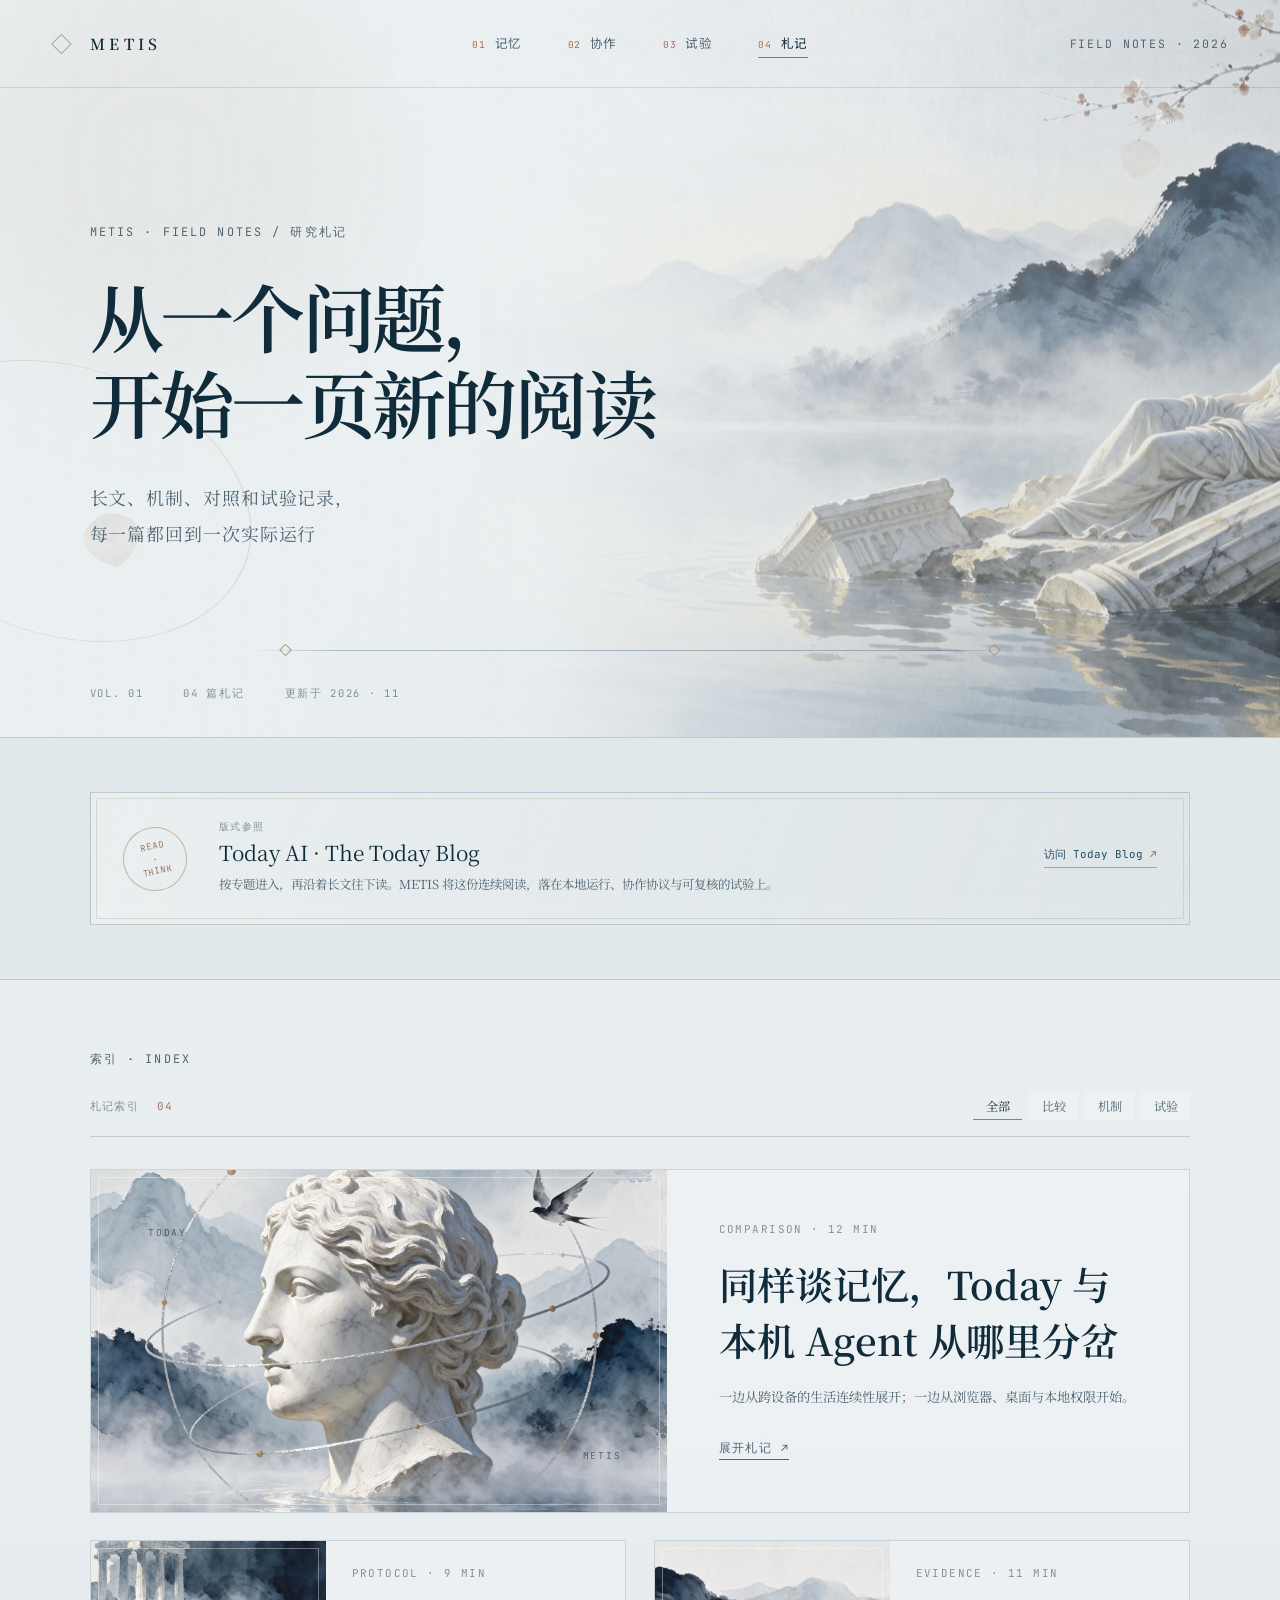
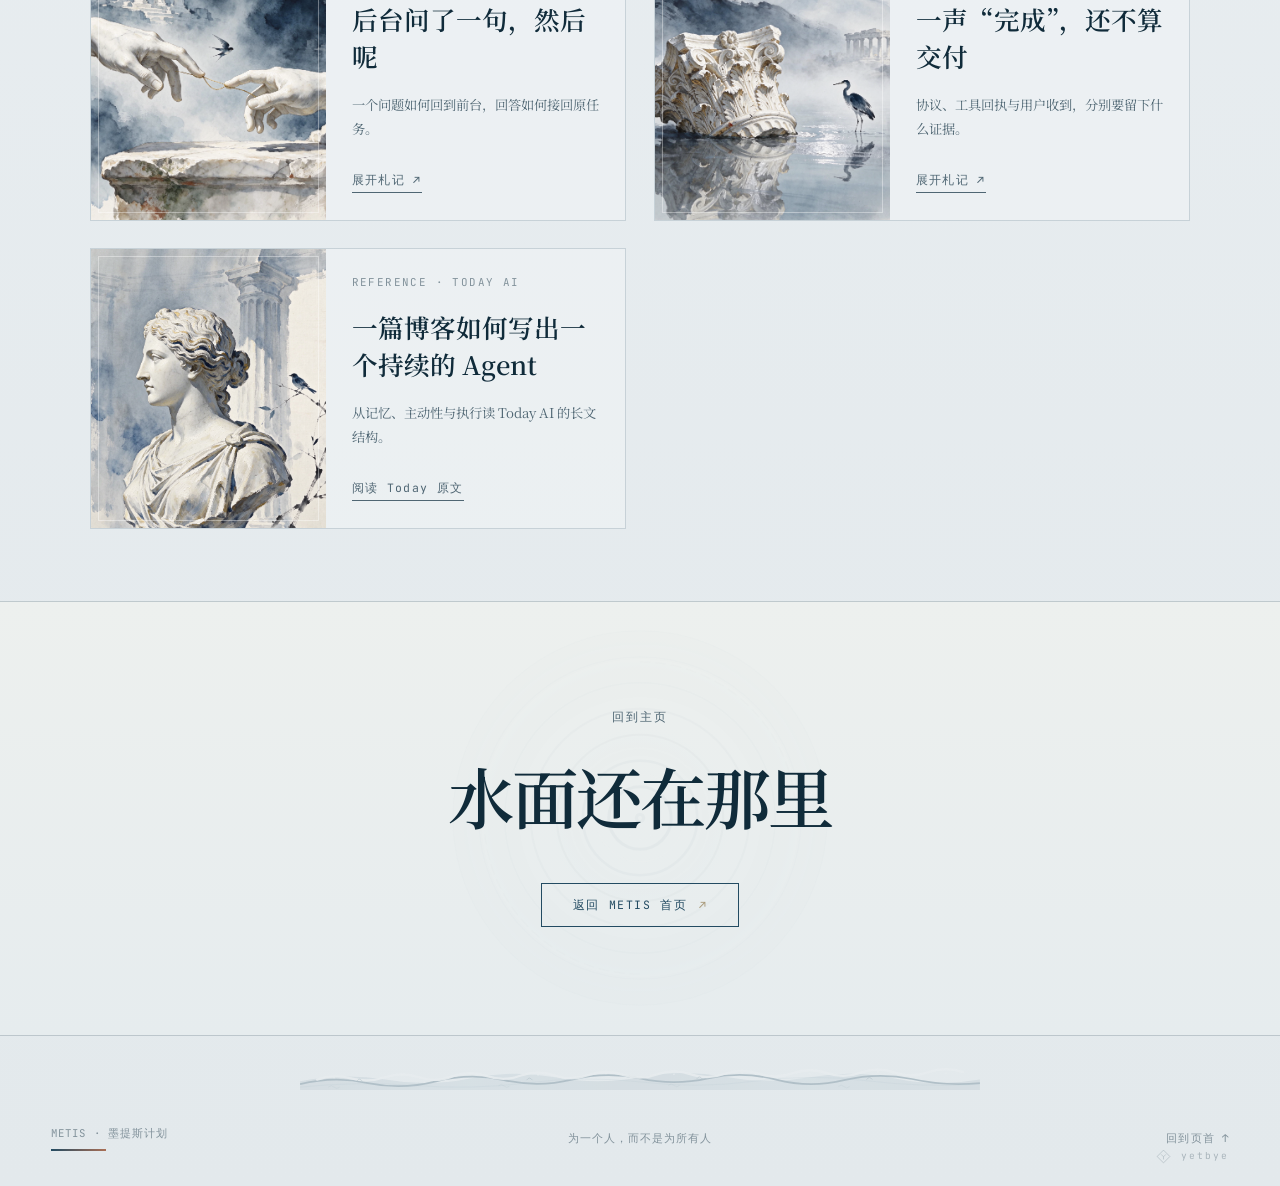
<file: blog.html>
<!doctype html>
<html lang="zh-CN">
<head>
  <meta charset="utf-8">
  <meta name="viewport" content="width=device-width, initial-scale=1">
  <meta name="theme-color" content="#e9eef1">
  <meta name="description" content="METIS 研究札记 — 长文、机制、对照和试验记录。">
  <meta property="og:title" content="METIS · 研究札记">
  <meta property="og:description" content="从一个问题，开始一页新的阅读。">
  <meta property="og:type" content="website">
  <meta property="og:image" content="./assets/metis-tide.png">
  <title>研究札记 · METIS</title>
  <link rel="preconnect" href="https://fonts.googleapis.com">
  <link rel="preconnect" href="https://fonts.gstatic.com" crossorigin>
  <link href="https://fonts.googleapis.com/css2?family=Noto+Serif+SC:wght@400;600;900&family=Noto+Sans+SC:wght@400;500&family=Playfair+Display:ital,wght@0,500;1,500;1,600&family=JetBrains+Mono:wght@400;500&family=Ma+Shan+Zheng&display=swap" rel="stylesheet">
  <link rel="stylesheet" href="./style.css">
  <script src="./script.js" defer></script>
</head>
<body class="page-blog">
  <a class="skip-link" href="#main">跳到正文</a>

  <header class="site-header" aria-label="页首">
    <a class="wordmark" href="./index.html" aria-label="METIS 首页">
      <span class="wordmark-mark" aria-hidden="true">◇</span>
      <span>METIS</span>
    </a>
    <nav class="site-nav" aria-label="主导航">
      <a href="./index.html#memory"><span class="nav-num">01</span>记忆</a>
      <a href="./index.html#collaboration"><span class="nav-num">02</span>协作</a>
      <a href="./index.html#evidence"><span class="nav-num">03</span>试验</a>
      <a href="#top" aria-current="page"><span class="nav-num">04</span>札记</a>
    </nav>
    <span class="issue">FIELD NOTES · 2026</span>
    <span class="scroll-progress" aria-hidden="true"><i></i></span>
  </header>

  <main id="main">
    <!-- 博客刊头 -->
    <section class="blog-masthead" id="top" aria-labelledby="blog-title">
      <div class="blog-masthead-art" aria-hidden="true">
        <img src="./assets/metis-dawn.png" alt="">
      </div>
      <div class="blog-masthead-wash" aria-hidden="true"></div>
      <div class="blog-masthead-deco" aria-hidden="true">
        <div class="color-blocks"><i class="block block-gold block-soft"></i></div>
        <div class="geo-orbit geo-o2"></div>
        <img class="blog-shell blog-shell-a" src="./assets/decor/shell.svg" alt="">
        <img class="blog-shell blog-shell-b" src="./assets/decor/shell.svg" alt="">
        <div class="mote-field" data-motes="8"></div>
      </div>
      <div class="blog-masthead-copy">
        <p class="eyebrow">METIS · FIELD NOTES / 研究札记</p>
        <h1 id="blog-title">从一个问题，<br>开始一页新的阅读</h1>
        <p class="blog-lead">长文、机制、对照和试验记录，<br>每一篇都回到一次实际运行</p>
      </div>
      <div class="blog-masthead-meta" aria-hidden="true">
        <span>VOL. 01</span><span>04 篇札记</span><span>更新于 2026 · 11</span>
      </div>
      <div class="classical-line classical-line-blog" aria-hidden="true"></div>
    </section>

    <!-- 参照卡片 -->
    <section class="blog-reference-band" aria-label="版式参照">
      <div class="journal-reference reveal">
        <div class="reference-seal" aria-hidden="true"><span>READ<br>·<br>THINK</span></div>
        <div><p>版式参照</p><h2>Today AI · The Today Blog</h2><span>按专题进入，再沿着长文往下读。METIS 将这份连续阅读，落在本地运行、协作协议与可复核的试验上。</span></div>
        <a href="https://today.ai/articles/blog" target="_blank" rel="noreferrer">访问 Today Blog <span aria-hidden="true">↗</span></a>
      </div>
    </section>

    <!-- 札记索引 -->
    <section class="blog-index" id="journal" aria-label="札记索引">
      <div class="blog-index-head reveal">
        <p class="folio">索引 · INDEX</p>
        <div class="journal-tools">
          <span class="journal-count">札记索引 <b>04</b></span>
          <div class="journal-filters" role="group" aria-label="按主题筛选札记">
            <button type="button" class="journal-filter is-current" data-filter="all" aria-pressed="true">全部</button>
            <button type="button" class="journal-filter" data-filter="compare" aria-pressed="false">比较</button>
            <button type="button" class="journal-filter" data-filter="protocol" aria-pressed="false">机制</button>
            <button type="button" class="journal-filter" data-filter="evidence" aria-pressed="false">试验</button>
          </div>
        </div>
      </div>

      <div class="journal-grid">
        <button class="journal-card ink-hover journal-feature reveal" type="button" data-category="compare" data-article-open="article-memory">
          <div class="journal-art art-atlas" aria-hidden="true"><img src="./assets/metis-orbit.png" alt="" loading="lazy"><span class="art-word art-today">TODAY</span><span class="art-word art-metis">METIS</span></div>
          <span class="journal-card-copy"><span class="note-meta">COMPARISON · 12 MIN</span><span class="journal-title">同样谈记忆，Today 与本机 Agent 从哪里分岔</span><span class="journal-summary">一边从跨设备的生活连续性展开；一边从浏览器、桌面与本地权限开始。</span><span class="note-link">展开札记 ↗</span></span>
        </button>

        <button class="journal-card ink-hover reveal" type="button" data-category="protocol" data-article-open="article-relay">
          <div class="journal-art art-relay" aria-hidden="true"><img src="./assets/panel-relay.png" alt="古典画：两只大理石手在石台上方传递一根金线，雾中神庙与飞燕" loading="lazy"></div>
          <span class="journal-card-copy"><span class="note-meta">PROTOCOL · 9 MIN</span><span class="journal-title">后台问了一句，然后呢</span><span class="journal-summary">一个问题如何回到前台，回答如何接回原任务。</span><span class="note-link">展开札记 ↗</span></span>
        </button>

        <button class="journal-card ink-hover reveal" type="button" data-category="evidence" data-article-open="article-proof">
          <div class="journal-art art-proof" aria-hidden="true"><img src="./assets/panel-proof.png" alt="古典画：残破的科林斯柱头半浸静水，一只鹭立浅滩，远处雾中神庙" loading="lazy"></div>
          <span class="journal-card-copy"><span class="note-meta">EVIDENCE · 11 MIN</span><span class="journal-title">一声“完成”，还不算交付</span><span class="journal-summary">协议、工具回执与用户收到，分别要留下什么证据。</span><span class="note-link">展开札记 ↗</span></span>
        </button>

        <a class="journal-card ink-hover reveal" data-category="compare" href="https://today.ai/articles/blog/what-is-today" target="_blank" rel="noreferrer">
          <div class="journal-art art-memory" aria-hidden="true"><img src="./assets/panel-bust.png" alt="古典画：白色大理石女性胸像侧面，柱影墙前一枝水墨花鸟" loading="lazy"></div>
          <div class="journal-card-copy"><span class="note-meta">REFERENCE · TODAY AI</span><h3>一篇博客如何写出一个持续的 Agent</h3><p>从记忆、主动性与执行读 Today AI 的长文结构。</p><span class="note-link">阅读 Today 原文</span></div>
        </a>
      </div>
    </section>

    <section class="blog-outro">
      <img class="blog-outro-ripple" src="./assets/decor/ripple.svg" alt="" aria-hidden="true">
      <div class="blog-outro-inner reveal">
        <p class="folio">回到主页</p>
        <h2>水面还在那里</h2>
        <a class="ghost-button" href="./index.html">返回 METIS 首页 <span aria-hidden="true">↗</span></a>
      </div>
    </section>

    <!-- 长文弹窗 -->
    <dialog class="article-dialog" id="article-memory" aria-labelledby="article-memory-title">
      <article class="article-sheet">
        <form method="dialog" class="article-close"><button aria-label="关闭札记">关闭 <span aria-hidden="true">×</span></button></form>
        <header class="article-heading"><p class="note-meta">COMPARISON · MEMORY · 12 MIN</p><h2 id="article-memory-title">生活记忆，<br>怎样抵达下一步</h2><p>对照一篇产品长文，也辨认本机 Agent 的起点。</p></header>
        <figure class="article-illustration article-tide" aria-label="两组轨道交汇，分别代表跨设备的生活记忆与本机上下文"><svg viewBox="0 0 760 280" aria-hidden="true"><ellipse cx="380" cy="140" rx="315" ry="78" transform="rotate(-13 380 140)"/><ellipse cx="380" cy="140" rx="270" ry="92" transform="rotate(28 380 140)"/><path d="M70 216C194 205 222 70 351 84s188 151 335 24"/><circle cx="380" cy="140" r="14"/><circle cx="115" cy="209" r="7"/><circle cx="641" cy="103" r="7"/></svg><figcaption>跨设备的连续性 / 本机的具体处境</figcaption></figure>
        <div class="article-body"><p>Today AI 的博客把 Agent 放回生活连续性里讲：记忆连接偏好、项目与目标，主动性从时间和上下文中长出来，执行再回到可读的结果。文章不是一排功能卡片，而是沿着一个问题逐层展开。</p><h3>本机，是另一种叙事起点</h3><p>METIS 的问题更贴近桌面：一个承诺是否还没收尾？当前 Edge 页面是不是本人正在使用的工作区？一次文件操作有没有留下结果？这些关系不能从“记住更多”自动推出，而要依赖明确来源、授权范围与动作后的回读。</p><p>借用 Today 的编辑节奏，不借它的云端假设。关于记忆的叙述，应该能指回一段观察；关于行动的叙述，应该能指回一次实际结果。</p><aside class="insight-note"><span>深度洞察</span><h4>记忆的最小单位，不是文本</h4><p>一条能被指回来源的记忆，才具备被修正的资格。云端产品把记忆当作连续性的燃料；本机 Agent 必须把它当作有出处的证词——前者关心记得多少，后者关心每一条能否对质。</p></aside><p class="article-source">阅读参照：<a href="https://today.ai/articles/blog/what-is-today" target="_blank" rel="noreferrer">What Is Today? · Today AI ↗</a></p></div>
        <footer class="article-foot">METIS / 札记一 · 更新于 2026 年 11 月</footer>
      </article>
    </dialog>

    <dialog class="article-dialog" id="article-relay" aria-labelledby="article-relay-title">
      <article class="article-sheet">
        <form method="dialog" class="article-close"><button aria-label="关闭札记">关闭 <span aria-hidden="true">×</span></button></form>
        <header class="article-heading"><p class="note-meta">PROTOCOL · COOPERATION · 9 MIN</p><h2 id="article-relay-title">提问是接力，<br>不是暂停</h2><p>后台缺少信息时，前台听见问题；回答之后，原任务继续。</p></header>
        <figure class="article-illustration article-steps" aria-label="执行、询问、回答、恢复、交付的任务路径"><svg viewBox="0 0 760 280" aria-hidden="true"><path d="M64 142C128 142 126 76 204 76S271 206 348 206s75-130 151-130 73 130 151 130"/><g><circle cx="64" cy="142" r="11"/><circle cx="204" cy="76" r="11"/><circle cx="348" cy="206" r="11"/><circle cx="499" cy="76" r="11"/><circle cx="650" cy="206" r="11"/></g></svg><figcaption>执行 → 等待本人 → 回答 → 同一代际恢复 → 交付</figcaption></figure>
        <div class="article-body"><p>后台 Agent 问问题，不应把一项工作丢进静默等待。问题要带着任务身份回到前台，语音与界面使用同一条问题记录；回答再按问题 ID 和任务代际送回去。</p><h3>保持同一件事</h3><p>继续、改向与取消是不同的动作。继续时，回答进入原任务，执行从等待位置接上；改向或取消时，旧任务代际失效，迟到的回答不能落到新工作里。</p><p>因此，状态图会包含“正在执行”“等待回答”“已恢复”和“已交付”。问题被生成不等于你听见了它，任务完成也不等于结果已经送达。</p><aside class="insight-note"><span>深度洞察</span><h4>问题 ID 与任务代际，是两把不同的钥匙</h4><p>问题 ID 保证回答接回正确的提问；任务代际保证迟到的回答不会落进已经改向的新工作。只有前者，接力会串线；只有后者，回答会丢失。二者同时在场，等待才是安全的暂停而非静默的丢弃。</p></aside></div>
        <footer class="article-foot">METIS / 札记二 · 任务协作协议</footer>
      </article>
    </dialog>

    <dialog class="article-dialog" id="article-proof" aria-labelledby="article-proof-title">
      <article class="article-sheet">
        <form method="dialog" class="article-close"><button aria-label="关闭札记">关闭 <span aria-hidden="true">×</span></button></form>
        <header class="article-heading"><p class="note-meta">EVIDENCE · DELIVERY · 11 MIN</p><h2 id="article-proof-title">完成，需要两种证据：<br>结果与抵达</h2><p>工具回执只能说明动作发生；交付还要说明人是否收到。</p></header>
        <figure class="article-illustration article-receipt" aria-label="产物、摘要、播出和反馈四个阶段"><div><span>01</span><b>产物</b><small>文件 / 页面</small></div><div><span>02</span><b>摘要</b><small>结论 / 下一步</small></div><div><span>03</span><b>播出</b><small>排队 / 播放</small></div><div><span>04</span><b>回应</b><small>收到 / 修正</small></div></figure>
        <div class="article-body"><p>研究文档可以存在磁盘上，但用户可能正在对话、听着语音，或暂时离开屏幕。我们把结果本身与结果送达分开：产物写入、短摘要生成、进入播报队列、真正播放、用户回应，分别记录。</p><h3>让数字有边界</h3><p>截至 2026 年 11 月 25 日，阶段二离线回归记录为 361 项、360 项通过、1 项因 Windows 权限分支跳过。它描述的是离线测试范围，不是任何真实账号、物理音箱或每个 Windows 应用都已验证。</p><p>受控网页能验证浏览器链路；真实账号仍需单独确认。测试报告保留未覆盖的部分，避免把“工具返回成功”写成“用户已经收到”。</p><aside class="insight-note"><span>深度洞察</span><h4>把“完成”拆成两个动词</h4><p>做出与送达，是两条独立的证据链：前者以产物与回执为证，后者以播出与回应为证。合并它们，报告就会在无声处虚报；分开它们，未完成的部分才能保留自己未完成的名字。</p></aside></div>
        <footer class="article-foot">METIS / 札记三 · 证据索引更新于 2026 年 11 月 25 日</footer>
      </article>
    </dialog>
  </main>

  <footer class="site-footer">
    <div class="footer-wave" aria-hidden="true"><img src="./assets/decor/divider-wave.svg" alt=""></div>
    <div class="footer-row">
      <span class="footer-brand">METIS · 墨提斯计划<i class="brand-line" aria-hidden="true"></i></span>
      <span>为一个人，而不是为所有人</span>
      <a href="#top">回到页首 ↑</a>
    </div>
    <span class="footer-sign" aria-label="yetbye">
      <svg viewBox="0 0 32 32" width="17" height="17" fill="none" stroke="currentColor" stroke-width="1.1" stroke-linejoin="round" aria-hidden="true">
        <rect x="7.5" y="7.5" width="17" height="17" transform="rotate(45 16 16)"/>
        <path d="M11.5 12 L16 16.5 L20.5 12 M16 16.5 V21.5"/>
      </svg>
      <span>yetbye</span>
    </span>
  </footer>
</body>
</html>
</file>
<file: style.css>
/* ============================================================
   METIS · style.css  (第二轮)
   Venus 可组合设计系统：Base(骨骼) + Palette(雾蓝配方) + Decorations(挂件)
   杂志版式 · 希腊古典装饰 · 几何椭圆 · 水流缓动
   ============================================================ */

:root {
  /* Paper */
  --paper: #e9eef1;
  --paper-soft: #f2f4f4;
  --paper-deep: #d9e1e5;
  /* Ink */
  --ink: #102b3a;
  --ink-soft: #4f6673;
  --ink-faint: #82929b;
  /* Chromatic */
  --blue: #234b62;
  --blue-deep: #0d3044;
  --silver: #a6b5bd;
  /* Accent */
  --old-gold: #a99979;
  --clay: #a96f56;
  --parchment: #d6c9b4;
  --hairline: rgba(16, 43, 58, 0.18);
  /* Type */
  --serif: "Noto Serif SC", "Songti SC", "STSong", "SimSun", Georgia, serif;
  --latin: "Playfair Display", Georgia, serif;
  --sans: "Noto Sans SC", "Microsoft YaHei", system-ui, sans-serif;
  --mono: "JetBrains Mono", "SFMono-Regular", Consolas, monospace;
  --hand: "Ma Shan Zheng", "Zhi Mang Xing", cursive;
  /* Motion */
  --ease: cubic-bezier(0.16, 1, 0.3, 1);
  --header-h: 88px;
}

* { box-sizing: border-box; }

html {
  scroll-behavior: smooth;
  scroll-padding-top: calc(var(--header-h) + 1rem);
  background: var(--paper);
}

body {
  margin: 0;
  color: var(--ink);
  background:
    radial-gradient(circle at 18% 8%, rgba(255,255,255,.72), transparent 28rem),
    linear-gradient(180deg, var(--paper-soft), var(--paper) 32%, #e3e9ec);
  font-family: var(--sans);
  font-size: 16px;
  line-height: 1.8;
  overflow-x: clip;
}

/* 全站纸纹噪点 */
body::before {
  content: "";
  position: fixed;
  inset: 0;
  z-index: 20;
  pointer-events: none;
  opacity: .18;
  background-image: url("data:image/svg+xml,%3Csvg viewBox='0 0 180 180' xmlns='http://www.w3.org/2000/svg'%3E%3Cfilter id='n'%3E%3CfeTurbulence type='fractalNoise' baseFrequency='.82' numOctaves='3' stitchTiles='stitch'/%3E%3C/filter%3E%3Crect width='100%25' height='100%25' filter='url(%23n)' opacity='.14'/%3E%3C/svg%3E");
  mix-blend-mode: multiply;
}

img { max-width: 100%; display: block; }
a { color: inherit; text-decoration: none; }
button { font: inherit; }
::selection { background: var(--blue); color: var(--paper-soft); }

.skip-link {
  position: fixed;
  left: 1rem;
  top: -4rem;
  z-index: 100;
  padding: .65rem 1rem;
  color: var(--paper-soft);
  background: var(--blue-deep);
  transition: top .25s var(--ease);
}
.skip-link:focus { top: 1rem; }

/* ============================================================
   页首：固定 + 滚动进度条 + 滚动后毛玻璃
   ============================================================ */
.site-header {
  position: fixed;
  inset: 0 0 auto;
  z-index: 40;
  height: var(--header-h);
  display: grid;
  grid-template-columns: 1fr auto 1fr;
  align-items: center;
  padding: 0 clamp(1.25rem, 4vw, 4.5rem);
  color: var(--ink);
  border-bottom: 1px solid rgba(16,43,58,.12);
  transition: background .5s var(--ease), border-color .5s var(--ease), height .5s var(--ease);
}
.site-header.is-scrolled {
  height: 64px;
  background: rgba(233,238,241,.82);
  backdrop-filter: blur(14px);
  -webkit-backdrop-filter: blur(14px);
  border-bottom-color: rgba(16,43,58,.16);
}

.scroll-progress {
  position: absolute;
  left: 0;
  right: 0;
  bottom: -1px;
  height: 2px;
  overflow: hidden;
}
.scroll-progress i {
  display: block;
  height: 100%;
  background: linear-gradient(90deg, var(--old-gold), var(--blue));
  transform: scaleX(var(--sp, 0));
  transform-origin: left;
}

.wordmark {
  justify-self: start;
  display: flex;
  gap: .85rem;
  align-items: center;
  font: 600 .95rem/1 var(--serif);
  letter-spacing: .28em;
}
.wordmark-mark { color: var(--old-gold); font-size: 1.3rem; transition: transform .6s var(--ease); }
.wordmark:hover .wordmark-mark { transform: rotate(180deg); }

.site-nav { display: flex; gap: clamp(1.6rem, 3.6vw, 3.2rem); }
.site-nav a,
.issue {
  font: .78rem/1 var(--sans);
  letter-spacing: .12em;
  color: var(--ink-soft);
}
.site-nav a {
  position: relative;
  display: inline-flex;
  align-items: baseline;
  gap: .55rem;
  padding: .5rem 0;
  transition: color .3s ease;
}
.nav-num { color: var(--clay); font: .6rem/1 var(--mono); letter-spacing: .08em; }
.site-nav a::after {
  content: "";
  position: absolute;
  left: 0;
  right: 0;
  bottom: 0;
  height: 1px;
  background: var(--clay);
  transform: scaleX(0);
  transform-origin: right;
  transition: transform .5s var(--ease);
}
.site-nav a:hover::after,
.site-nav a:focus-visible::after,
.site-nav a.is-active::after { transform: scaleX(1); transform-origin: left; }
.site-nav a:hover,
.site-nav a.is-active { color: var(--ink); }
.site-nav a[aria-current="page"] { color: var(--ink); }
.site-nav a[aria-current="page"]::after { transform: scaleX(1); }
.issue { justify-self: end; font: .72rem/1 var(--mono); letter-spacing: .16em; }

/* ============================================================
   装饰挂件 · 通用协议
   opacity 0.03–0.25 · pointer-events:none · 不占文档流
   ============================================================ */

/* 色斑模糊（BG-05）——呼吸的大面积色块 */
.color-blocks { position: absolute; inset: 0; overflow: hidden; pointer-events: none; }
.block {
  position: absolute;
  border-radius: 50%;
  filter: blur(70px);
  opacity: .62;
  animation: block-breathe 11s ease-in-out infinite;
}
.block-gold { width: 26rem; height: 26rem; top: -6%; left: -4%; background: rgba(169,153,121,.2); }
.block-blue { width: 32rem; height: 32rem; top: 22%; right: -8%; background: rgba(35,75,98,.15); border-radius: 38% 62% 60% 40% / 40% 36% 64% 60%; animation-delay: 3s; }
.block-clay { width: 20rem; height: 20rem; bottom: 4%; left: 24%; background: rgba(169,111,86,.13); border-radius: 60% 40% 34% 66% / 56% 34% 66% 44%; animation-delay: 6s; }
.block-soft { opacity: .45; }
.block-right { left: auto; right: -6%; }

/* 几何椭圆 —— METIS 签名：倾斜轨道线，提升层次 */
.geo-orbit {
  position: absolute;
  border: 1px solid rgba(35,75,98,.16);
  border-radius: 50%;
  pointer-events: none;
}
.geo-o1 {
  width: 54vw; aspect-ratio: 1;
  right: -16vw; top: 8%;
  transform: rotate(-24deg) scaleY(.58);
}
.geo-o1::after {
  content: ""; position: absolute; inset: 16%;
  border: 1px dashed rgba(169,153,121,.3); border-radius: 50%;
}
.geo-o2 {
  width: 30vw; aspect-ratio: 1;
  left: -10vw; bottom: 6%;
  transform: rotate(18deg) scaleY(.7);
  border-color: rgba(169,111,86,.22);
}
.geo-o3 {
  width: 40vw; aspect-ratio: 1;
  left: -12vw; top: 12%;
  transform: rotate(-16deg) scaleY(.62);
}
.geo-o4 {
  width: 34vw; aspect-ratio: 1;
  right: -10vw; bottom: 8%;
  transform: rotate(22deg) scaleY(.55);
}

/* 希腊卷草角框（CR-03） */
.corner-art {
  position: absolute;
  width: clamp(4.5rem, 7vw, 7rem);
  height: auto;
  opacity: .22;
  pointer-events: none;
}
.corner-tl { top: 3.2rem; left: 3.2%; }
.corner-tr { top: 3.2rem; right: 3.2%; transform: scaleX(-1); }
.corner-bl { bottom: 3.2rem; left: 3.2%; transform: scaleY(-1); }
.corner-br { bottom: 3.2rem; right: 3.2%; transform: scale(-1); }

/* 青海波（BG-01） */
.seigaiha-band {
  position: absolute;
  left: 0; right: 0; bottom: 0;
  height: 8rem;
  background: url("./assets/decor/seigaiha.svg") repeat-x bottom;
  background-size: 140px 140px;
  opacity: .07;
  mask-image: linear-gradient(transparent, #000 70%);
  -webkit-mask-image: linear-gradient(transparent, #000 70%);
  pointer-events: none;
}
.seigaiha-field {
  position: absolute;
  inset: 0;
  background: url("./assets/decor/seigaiha.svg") repeat;
  background-size: 120px 120px;
  opacity: .045;
  pointer-events: none;
}

/* 艺术分隔线（DV-01）——缓慢流动 */
.section-divider {
  position: relative;
  width: min(760px, 72%);
  margin: clamp(3rem, 6vh, 5rem) auto 0;
  pointer-events: none;
}
.section-divider img {
  width: 100%;
  opacity: .3;
  animation: wave-flow 9s ease-in-out infinite;
}

/* 银尘漂浮（SC · ambient） */
.mote-field { position: absolute; inset: 0; overflow: hidden; pointer-events: none; }
.mote {
  position: absolute;
  top: -4%;
  left: var(--mx, 50%);
  width: var(--ms, 5px);
  height: var(--ms, 5px);
  border-radius: 50%;
  background: radial-gradient(circle at 35% 35%, rgba(250,251,250,.95), rgba(198,210,216,.55) 60%, transparent);
  opacity: 0;
  animation: mote-drift var(--md, 14s) linear infinite;
  animation-delay: var(--mdelay, 0s);
}
.mote:nth-child(odd) { border-radius: 62% 38% 55% 45% / 55% 48% 52% 45%; }

/* 水墨晕染悬停 —— 跟随鼠标的微光 */
.ink-hover { position: relative; }
.ink-hover::after {
  content: "";
  position: absolute;
  inset: 0;
  z-index: 0;
  background: radial-gradient(22rem circle at var(--mx, 50%) var(--my, 50%), rgba(35,75,98,.075), transparent 62%);
  opacity: 0;
  transition: opacity .6s ease;
  pointer-events: none;
}
.ink-hover:hover::after { opacity: 1; }
.ink-hover > * { position: relative; z-index: 1; }

/* 磁吸元素 */
[data-magnetic] { transition: transform .35s var(--ease); will-change: transform; }

/* ============================================================
   Hero · 水面
   ============================================================ */
.hero {
  position: relative;
  min-height: 100svh;
  isolation: isolate;
  overflow: hidden;
  border-bottom: 1px solid var(--hairline);
}
.hero-image { position: absolute; inset: -2.5%; z-index: -3; }
.hero-image img {
  width: 100%;
  height: 100%;
  object-fit: cover;
  object-position: 62% center;
  filter: saturate(.92) contrast(.98) brightness(1.02);
  transform: scale(1.015);
  animation: settle 2.4s var(--ease) both;
}
.hero-wash {
  position: absolute;
  inset: 0;
  z-index: -2;
  background:
    linear-gradient(90deg, rgba(235,240,242,.98) 0%, rgba(235,240,242,.88) 31%, rgba(235,240,242,.2) 56%, rgba(20,45,58,.04) 100%),
    linear-gradient(180deg, rgba(239,243,244,.16), rgba(15,45,63,.15));
}
.hero-deco { position: absolute; inset: 0; z-index: -1; pointer-events: none; }
.hero-venus {
  position: absolute;
  top: 9%;
  right: 4.5%;
  width: clamp(11rem, 17vw, 17rem);
  opacity: .22;
  filter: blur(.6px);
  animation: venus-sway 16s ease-in-out infinite;
}
.hero-shell { position: absolute; width: 5rem; opacity: .24; }
.shell-a { left: 7%; bottom: 26%; transform: rotate(-14deg); animation: shell-bob 9s ease-in-out infinite; }
.shell-b { right: 16%; top: 24%; width: 3.6rem; transform: rotate(18deg); opacity: .2; animation: shell-bob 11s 2s ease-in-out infinite; }
.hero-swallow { position: absolute; width: clamp(3.4rem, 5vw, 5rem); opacity: .34; }
.swallow-a { left: 30%; top: 20%; transform: rotate(-8deg); animation: swallow-glide 14s ease-in-out infinite; }
.swallow-b { left: 44%; top: 13%; width: clamp(2.4rem, 3.4vw, 3.4rem); transform: scaleX(-1) rotate(6deg); opacity: .24; animation: swallow-glide 17s 3s ease-in-out infinite; }

.hero-thread {
  position: absolute;
  z-index: 0;
  left: 0; right: 0; bottom: 12%;
  width: 100%; height: 42%;
  opacity: .62;
  pointer-events: none;
}
.hero-thread path {
  fill: none;
  stroke: rgba(35,75,98,.42);
  stroke-width: 1.4;
  stroke-dasharray: 1700;
  stroke-dashoffset: 1700;
  animation: draw 3.8s .4s var(--ease) forwards;
}

/* 底部希腊波浪带：双层错速流动 */
.hero-waveband { position: absolute; left: 0; right: 0; bottom: -2px; height: 6.5rem; z-index: 0; pointer-events: none; }
.waveband {
  position: absolute;
  left: -6%; right: -6%; bottom: 0;
  height: 100%;
  background: url("./assets/decor/wave-greek.svg") repeat-x bottom;
  background-size: 420px 105px;
}
.waveband-back { opacity: .12; transform: translateY(-14px) scaleX(-1); animation: wave-flow 13s ease-in-out infinite; }
.waveband-front { opacity: .2; animation: wave-flow 9s 1.2s ease-in-out infinite; }

.hero-copy {
  position: absolute;
  left: clamp(1.5rem, 8vw, 9rem);
  top: 50%;
  width: min(60rem, 80vw);
  transform: translateY(-46%);
  z-index: 1;
}
.hero-copy > * { animation: rise 1s var(--ease) both; }
.hero-copy > *:nth-child(1) { animation-delay: .25s; }
.hero-copy > *:nth-child(2) { animation-delay: .4s; }
.hero-copy > *:nth-child(3) { animation-delay: .6s; }
.hero-copy > *:nth-child(4) { animation-delay: .95s; }

.eyebrow,
.folio {
  margin: 0 0 2rem;
  color: var(--ink-soft);
  font: .74rem/1.2 var(--mono);
  letter-spacing: .18em;
  text-transform: uppercase;
}
.eyebrow em { font-family: var(--latin); font-style: italic; color: var(--clay); letter-spacing: .04em; text-transform: none; }
.greek { font-family: var(--serif); font-style: normal; text-transform: none; letter-spacing: .1em; }
.hero h1 {
  margin: 0;
  max-width: 11em;
  font: 900 clamp(3.4rem, 7vw, 6.8rem)/1.12 var(--serif);
  letter-spacing: -.05em;
  text-wrap: balance;
}
.keep { display: inline-block; }
/* 关键词色块 —— Venus 签名 */
.title-mark {
  display: inline-block;
  padding: .02em .16em;
  background: var(--blue);
  color: var(--paper-soft);
  box-shadow: 6px 6px 0 rgba(169,153,121,.28);
}
/* 标题内彩色关键词 —— 实色底 + 底部晕染 */
.title-clay {
  color: var(--clay);
  background: rgba(169,111,86,.1);
  padding: 0 .14em;
  box-shadow: inset 0 -0.22em rgba(169,111,86,.16);
}
.title-blue {
  color: var(--blue);
  background: rgba(35,75,98,.08);
  padding: 0 .14em;
  box-shadow: inset 0 -0.24em rgba(35,75,98,.14);
}
.hero-lead {
  margin: clamp(1.8rem, 4.5vh, 3.2rem) 0 0;
  color: var(--ink-soft);
  font: 400 clamp(1.1rem, 1.5vw, 1.4rem)/2 var(--serif);
  letter-spacing: .06em;
}
.hero-hand {
  margin: 2.2rem 0 0;
  color: var(--clay);
  font: 400 1.5rem/1 var(--hand);
  letter-spacing: .12em;
  opacity: .85;
}
.hero-caption {
  position: absolute;
  right: clamp(1.5rem, 4vw, 4.5rem);
  bottom: 2.5rem;
  margin: 0;
  color: rgba(16,43,58,.72);
  text-shadow: 0 0 12px rgba(233,238,241,.8);
  font: .75rem/1 var(--serif);
  letter-spacing: .12em;
  writing-mode: vertical-rl;
  z-index: 1;
}
.scroll-cue {
  position: absolute;
  left: clamp(1.5rem, 8vw, 9rem);
  bottom: 2.5rem;
  display: flex;
  gap: 1rem;
  align-items: center;
  color: var(--ink-soft);
  font: .69rem/1 var(--mono);
  letter-spacing: .18em;
  z-index: 1;
}
.scroll-cue span { width: 4rem; height: 1px; background: currentColor; transition: width .5s var(--ease); }
.scroll-cue:hover span { width: 6rem; }

/* ============================================================
   序
   ============================================================ */
.spacious { position: relative; padding: clamp(5.5rem, 11vh, 9rem) clamp(1.5rem, 8vw, 9rem); }
.prologue {
  min-height: auto;
  display: grid;
  align-content: center;
  overflow: clip;
  background:
    radial-gradient(ellipse at 18% 28%, rgba(217,225,229,.55), transparent 30rem),
    radial-gradient(ellipse at 82% 70%, rgba(214,201,180,.18), transparent 26rem),
    linear-gradient(180deg, #eef2f3, #e7edf0);
}
.prologue > .folio { position: absolute; top: 10%; left: clamp(1.5rem, 8vw, 9rem); }
.prologue-deco { position: absolute; inset: 0; pointer-events: none; }

/* 水印希腊字母 */
.prologue-watermark {
  position: absolute;
  left: 5%;
  top: 12%;
  font: 600 clamp(13rem, 24vw, 22rem)/1 var(--serif);
  letter-spacing: -.06em;
  color: transparent;
  -webkit-text-stroke: 1px rgba(35,75,98,.09);
  user-select: none;
}

/* 第二轨道椭圆 */
.geo-o5 {
  width: 26vw; aspect-ratio: 1;
  right: -8vw; bottom: 12%;
  transform: rotate(14deg) scaleY(.6);
  border-color: rgba(169,111,86,.2);
}

/* 维纳斯剪影（桌面） */
.prologue-venus {
  position: absolute;
  right: 2%;
  top: 30%;
  width: clamp(9rem, 13vw, 13rem);
  opacity: .1;
  filter: blur(.5px);
  animation: venus-sway 16s ease-in-out infinite;
}

.prologue-sun {
  position: absolute;
  top: 12%;
  right: 7%;
  width: clamp(9rem, 14vw, 14rem);
  opacity: .12;
  animation: slow-spin 90s linear infinite;
}
.prologue-ripple {
  position: absolute;
  animation: ripple-breath 8s ease-in-out infinite;
}
.ripple-a {
  bottom: 8%;
  left: 4%;
  width: clamp(12rem, 18vw, 18rem);
  opacity: .14;
}
.ripple-b {
  top: 24%;
  right: 20%;
  width: clamp(8rem, 11vw, 11rem);
  opacity: .1;
  animation: ripple-breath 9s 2s ease-in-out infinite;
}
.prologue-shell {
  position: absolute;
  opacity: .2;
}
.shell-p-a { top: 26%; left: 7%; width: 4.2rem; transform: rotate(-14deg); animation: shell-bob 10s ease-in-out infinite; }
.shell-p-b { bottom: 22%; right: 9%; width: 3.4rem; transform: rotate(16deg); opacity: .16; animation: shell-bob 12s 2s ease-in-out infinite; }
.prologue-branch {
  position: absolute;
  top: 0; right: 0;
  width: clamp(10rem, 16vw, 16rem);
  opacity: .3;
  pointer-events: none;
}

/* 序章底部波浪带 + 青海波边缘 */
.prologue-waveband { position: absolute; left: 0; right: 0; bottom: 0; height: 5rem; z-index: 0; pointer-events: none; }
.prologue-waveband .waveband-back { opacity: .08; }
.prologue-waveband .waveband-front { opacity: .14; }
.prologue-grid {
  width: min(1180px, 100%);
  margin: auto;
  display: grid;
  grid-template-columns: minmax(0, 1fr) minmax(0, 1fr);
  gap: clamp(2.5rem, 6vw, 5.5rem);
  align-items: center;
  position: relative;
}
.prologue-visual { display: block; width: 100%; margin: 0; min-width: 0; }
.prologue-frame {
  position: relative;
  width: 100%;
  aspect-ratio: 4 / 3;
  overflow: hidden;
  border: 1px solid rgba(35,75,98,.37);
  background: #dfe7e9;
  box-shadow: 14px 14px 0 rgba(169,153,121,.18), 0 28px 55px rgba(23,55,72,.12);
}
.prologue-frame::before {
  content: ""; position: absolute; inset: 7px;
  border: 1px solid rgba(255,255,255,.4);
  pointer-events: none; z-index: 2;
}
.prologue-frame img {
  position: absolute; inset: 0;
  width: 100%; height: 100%;
  object-fit: cover;
  filter: saturate(.92) contrast(.99);
}
.prologue-tag {
  position: absolute; left: 1rem; bottom: 1rem; z-index: 2;
  padding: .3rem .55rem;
  color: #eef1ef; background: rgba(13,48,68,.72);
  font: .6rem/1 var(--mono); letter-spacing: .16em;
}
.prologue-overlay {
  position: absolute; inset: 0;
  width: 100%; height: 100%;
  z-index: 1; pointer-events: none;
}
.prologue-copy { width: 100%; min-width: 0; }
.prologue-copy .prose { padding-top: 1.6rem; }
.prologue h2 {
  text-wrap: balance;
  max-width: 10em;
  padding-bottom: 1.15rem;
  position: relative;
}
.prologue h2::after {
  content: "";
  position: absolute; left: 0; bottom: 0;
  width: 3.4rem; height: 1px;
  background: linear-gradient(90deg, var(--old-gold), transparent);
}
.prologue h2,
.section-intro h2,
.blog-outro h2,
.epilogue h2 {
  margin: 0;
  font: 600 clamp(2.9rem, 5.2vw, 5.4rem)/1.18 var(--serif);
  letter-spacing: -.045em;
}
.prose { padding-top: 1rem; }
.prose p { margin: 0 0 1.8rem; color: var(--ink-soft); font: clamp(1.08rem, 1.45vw, 1.3rem)/2 var(--serif); }
.prose em { color: var(--blue); font-style: normal; letter-spacing: .12em; }
/* 首字下沉 —— 刊物质感 */
.prose-lead::first-letter {
  float: left;
  margin: .12em .18em 0 0;
  color: var(--blue);
  font: 600 2.9em/0.82 var(--serif);
}

/* ============================================================
   章节骨架：刊头侧栏 + 主体（杂志版式）
   ============================================================ */
.section {
  position: relative;
  padding: clamp(4.5rem, 9vh, 7.5rem) clamp(1.5rem, 7vw, 8rem);
}
.section-frame {
  position: relative;
  width: min(1240px, 100%);
  margin: 0 auto;
  display: grid;
  grid-template-columns: minmax(11rem, 2.6fr) minmax(0, 9.4fr);
  gap: clamp(2rem, 5vw, 5.5rem);
  align-items: start;
}
.section-body { min-width: 0; }

/* 侧栏刊头 */
.section-rail {
  position: sticky;
  top: calc(var(--header-h) + 2.5rem);
  align-self: start;
  display: grid;
  gap: 1.6rem;
  justify-items: start;
}
.section-rail .folio { margin: 0; max-width: 12ch; }
.rail-num {
  font: 600 clamp(3.6rem, 6vw, 5.8rem)/1 var(--serif);
  color: rgba(35,75,98,.14);
  -webkit-text-stroke: 1px rgba(35,75,98,.42);
  -webkit-text-fill-color: transparent;
  letter-spacing: -.04em;
}
.rail-line {
  position: relative;
  width: 1px;
  height: clamp(3rem, 8vh, 6rem);
  background: linear-gradient(180deg, var(--old-gold), rgba(35,75,98,.18));
  margin-left: .3rem;
}
.rail-line::after {
  content: "";
  position: absolute;
  left: -3px; top: -3px;
  width: 7px; height: 7px;
  background: var(--old-gold);
  transform: rotate(45deg);
}
.rail-note { color: var(--clay); font: .62rem/1.6 var(--mono); letter-spacing: .2em; writing-mode: vertical-rl; }

/* 章节顶部古典分隔线 */
.classical-line {
  position: absolute;
  top: 0;
  left: 50%;
  transform: translateX(-50%);
  width: min(780px, 74%);
  height: 1px;
  background: linear-gradient(90deg, transparent, rgba(35,75,98,.32) 12%, rgba(35,75,98,.32) 88%, transparent);
  pointer-events: none;
}
.classical-line::before,
.classical-line::after {
  content: "";
  position: absolute;
  top: 50%;
  width: 7px; height: 7px;
  border: 1px solid var(--old-gold);
  transform: translateY(-50%) rotate(45deg);
}
.classical-line::before { left: 4%; }
.classical-line::after { right: 4%; }

/* 章节引言 */
.section-intro { position: relative; max-width: 880px; margin-bottom: clamp(2.4rem, 5vh, 4rem); padding-top: 1.7rem; }
.section-intro::before {
  content: "";
  position: absolute; top: 0; left: 0;
  width: 4.6rem; height: 3px;
  background: linear-gradient(90deg, var(--blue) 0 44%, var(--old-gold) 44% 72%, var(--clay) 72% 100%);
}
.section-intro h2 { max-width: 13em; }
.intro-note { margin: 1.8rem 0 0; color: var(--ink-soft); font-family: var(--serif); max-width: 44rem; font-size: 1.02rem; }

/* ============================================================
   一 · 记忆
   ============================================================ */
.memory {
  background:
    radial-gradient(ellipse at 78% 38%, rgba(205,217,220,.38), transparent 32rem),
    linear-gradient(180deg, #e8eef0, #edf0ee 60%, #e4ebed);
  overflow: clip;
}
.memory-deco { position: absolute; inset: 0; pointer-events: none; }
.memory-shell {
  position: absolute;
  right: 6%;
  bottom: 14%;
  width: 6rem;
  opacity: .16;
  transform: rotate(12deg);
  animation: shell-bob 10s 1s ease-in-out infinite;
}
.memory-atlas {
  display: grid;
  grid-template-columns: minmax(0, 1.15fr) minmax(17rem, .85fr);
  align-items: center;
  gap: clamp(2.5rem, 6vw, 5rem);
}

/* 图像窗口：实景图 + 轨道环叠加 */
.memory-stage { min-width: 0; }
.stage-frame {
  position: relative;
  aspect-ratio: 1.04;
  overflow: hidden;
  border: 1px solid rgba(35,75,98,.37);
  box-shadow: 0 28px 55px rgba(23,55,72,.12);
  background: #dfe7e9;
}
.stage-frame::before {
  content: ""; position: absolute; inset: 7px;
  border: 1px solid rgba(255,255,255,.4);
  pointer-events: none; z-index: 2;
}
.stage-image {
  position: absolute; inset: 0;
  width: 100%; height: 100%;
  object-fit: cover;
  filter: saturate(.9) contrast(.99);
}
.stage-rings {
  position: absolute; inset: 0;
  width: 100%; height: 100%;
  overflow: visible;
  filter: drop-shadow(0 20px 35px rgba(35,75,98,.08));
}
.orbit-lines {
  transform-box: view-box;
  transform-origin: 360px 320px;
  animation: spin 120s linear infinite;
}
.orbit-lines ellipse { stroke-width: 1.1; }
.memory-filaments path { stroke-width: 1; stroke-dasharray: 3 5; animation: march 14s linear infinite; }
.memory-glow { animation: breath 7s ease-in-out infinite; }
.memory-node {
  fill: #e9eef1; stroke: #31596f; stroke-width: 2;
  transform-box: fill-box; transform-origin: center;
  animation: node-pulse 5s ease-in-out infinite;
  transition: r .4s var(--ease), fill .4s var(--ease);
}
.memory-node.node-scene { fill: #a96f56; stroke: #f0e6dc; animation-delay: 1.2s; }
.memory-node.node-promise { fill: #a99979; stroke: #f1eee5; animation-delay: 2.4s; }
.memory-node.node-preference { fill: #31596f; stroke: #e9eef1; animation-delay: 3.6s; }
.memory-node.is-current { r: 12px; fill: #b87660; stroke: #f0e6dc; stroke-width: 2.5; }
.orbit-caption { font: 10px var(--mono); letter-spacing: 2px; fill: #607985; }
.orbit-label { position: absolute; z-index: 1; color: var(--ink-soft); font: .76rem/1 var(--serif); letter-spacing: .16em; }
.label-fact { left: 9%; top: 65%; }
.label-scene { right: 8%; top: 20%; }
.label-promise { right: 12%; bottom: 17%; }
.label-preference { left: 11%; top: 15%; }

/* 记忆单页：双层边框卡片 */
.reading-card {
  position: relative;
  padding: clamp(1.6rem, 2.6vw, 2.4rem);
  background: rgba(244,247,246,.72);
  border: 1px solid rgba(35,75,98,.4);
  box-shadow: 0 24px 60px rgba(23,55,72,.09);
  transition: transform .6s var(--ease), box-shadow .6s var(--ease);
}
.reading-card:hover { transform: translateY(-6px); box-shadow: 0 32px 70px rgba(23,55,72,.14); }
.reading-card::before {
  content: "";
  position: absolute;
  inset: 6px;
  border: 1px solid rgba(169,153,121,.5);
  pointer-events: none;
}
.reading-card.swap { animation: swap-in .55s var(--ease); }
.reading-demo { display: inline-block; margin: 0 0 .7rem; padding: .28rem .45rem; color: #8b6b52; border: 1px solid rgba(169,153,121,.45); font: .58rem/1 var(--mono); letter-spacing: .08em; }
.reading-kicker { margin: .4rem 0 0; color: #9a725d; font: .7rem/1.4 var(--mono); letter-spacing: .15em; }
.memory-reading h3 { margin: 1.1rem 0; font: 600 clamp(1.5rem, 2.2vw, 2.1rem)/1.4 var(--serif); letter-spacing: -.035em; }
#memory-entry-body { margin: 0; color: var(--ink-soft); font: 1rem/2 var(--serif); }
.reading-source {
  display: flex; justify-content: space-between; gap: 1rem;
  margin: 1.8rem 0; padding: .8rem 0;
  border-top: 1px solid var(--hairline); border-bottom: 1px solid var(--hairline);
  color: var(--ink-faint); font: .7rem/1.4 var(--mono);
}
.reading-source span:last-child { color: var(--ink-soft); }
.memory-controls { display: flex; flex-wrap: wrap; gap: .45rem; }
.memory-control,
.journal-filter {
  border: 1px solid rgba(35,75,98,.2); border-radius: 0;
  padding: .55rem .85rem; color: var(--ink-soft); background: transparent;
  font: .76rem/1 var(--serif); cursor: pointer;
  transition: color .3s ease, background .3s ease, border-color .3s ease, transform .3s var(--ease);
}
.memory-control:hover,
.memory-control.is-current { color: #eef1ef; background: var(--blue); border-color: var(--blue); transform: translateY(-2px); }
.reading-note { margin: 1.4rem 0 0; color: var(--ink-faint); font: .77rem/1.8 var(--serif); }

/* 四步轨迹 */
.verb-trail {
  position: relative;
  margin: clamp(3.5rem, 7vh, 6rem) 0 0;
  padding: 2.4rem 0 0;
  list-style: none;
  display: grid;
  grid-template-columns: repeat(4, 1fr);
  border-top: 1px solid rgba(35,75,98,.24);
}
.verb-trail::before {
  content: "";
  position: absolute; left: 0; right: 0; top: -3px; height: 5px;
  background: repeating-linear-gradient(90deg, transparent 0 8%, rgba(169,153,121,.7) 8% 8.2%, transparent 8.2% 25%);
}
.verb-trail li {
  display: grid; gap: .55rem; align-content: start;
  padding: 0 1.4rem; border-left: 1px solid var(--hairline);
  transition: transform .5s var(--ease);
}
.verb-trail li:first-child { border-left: 0; padding-left: 0; }
.verb-trail li:hover { transform: translateY(-6px); }
.verb-trail span { color: var(--old-gold); font: .65rem/1 var(--mono); letter-spacing: .12em; }
.verb-trail strong { font: 400 1.5rem/1.25 var(--serif); }
.verb-trail small { color: var(--ink-faint); font: .72rem/1.4 var(--serif); }

/* ============================================================
   二 · 协作
   ============================================================ */
.collaboration { background: #f0f2ef; overflow: clip; }
.collab-deco { position: absolute; inset: 0; pointer-events: none; }
.collab-wave {
  position: absolute;
  left: -4%;
  bottom: -2rem;
  width: clamp(22rem, 36vw, 36rem);
  opacity: .09;
}
.collab-cloud { position: absolute; width: 11rem; opacity: .35; }
.cloud-a { top: 16%; right: 9%; animation: cloud-drift 18s ease-in-out infinite; }
.cloud-b { top: 58%; left: 5%; width: 8rem; transform: scaleX(-1); opacity: .28; animation: cloud-drift 22s 4s ease-in-out infinite; }
.collaboration-intro { max-width: 40rem; }

/* 协作大图横幅 */
.relay-banner { margin: 0 0 clamp(2rem, 4vh, 3rem); }
.banner-frame {
  position: relative;
  height: clamp(15rem, 26vw, 22rem);
  overflow: hidden;
  border: 1px solid rgba(35,75,98,.3);
  box-shadow: 0 26px 55px rgba(23,55,72,.12);
}
.banner-frame::before {
  content: ""; position: absolute; inset: 7px;
  border: 1px solid rgba(255,255,255,.4);
  pointer-events: none; z-index: 2;
}
.banner-frame img {
  width: 100%; height: 100%;
  object-fit: cover;
  filter: saturate(.92) contrast(.99);
  transition: transform 1.1s var(--ease), filter .8s ease;
}
.relay-banner:hover .banner-frame img { transform: scale(1.05); filter: saturate(1) contrast(1); }
.banner-tag {
  position: absolute; left: 1.4rem; top: 1.4rem; z-index: 1;
  padding: .4rem .7rem;
  background: rgba(13,48,68,.82);
  color: #eef1ef;
  font: .62rem/1 var(--mono); letter-spacing: .16em;
}

.relay-figure { position: relative; height: 32rem; margin-top: clamp(1rem, 3vh, 2.5rem); }
.relay-path { position: absolute; inset: 0; width: 100%; height: 100%; overflow: visible; }
.relay-path path { fill: none; stroke-width: 1.35; }
.relay-path-base { stroke: rgba(35,75,98,.26); stroke-dasharray: 2 7; }
.relay-path-live { stroke: #a9755b; stroke-width: 1.6; stroke-dasharray: 90 1100; stroke-linecap: round; animation: relay-drift 9s cubic-bezier(0.45, 0, 0.55, 1) infinite; }

.relay-card {
  position: absolute; z-index: 1;
  width: 13.5rem; min-height: 11.5rem;
  padding: 1.4rem 1.25rem 1.1rem;
  display: flex; flex-direction: column; justify-content: flex-end;
  background: rgba(236,240,240,.95);
  border: 1px solid rgba(35,75,98,.32);
  border-top: 3px solid var(--blue);
  box-shadow: 0 18px 50px rgba(23,55,72,.1);
  animation: card-float 8s ease-in-out infinite;
  transition: box-shadow .5s var(--ease), border-color .4s ease, transform .5s var(--ease);
}
.relay-card::before { content: ""; position: absolute; inset: 5px; border: 1px solid rgba(169,153,121,.24); pointer-events: none; }
.relay-card:hover { box-shadow: 0 26px 60px rgba(23,55,72,.16); border-color: rgba(35,75,98,.55); animation-play-state: paused; }
.relay-no { position: absolute; left: 1.2rem; top: .8rem; color: var(--old-gold); font: 600 .7rem/1 var(--mono); letter-spacing: .14em; }
.relay-icon { position: absolute; right: 1.2rem; top: .6rem; color: var(--old-gold); font: 2rem/1 var(--serif); }
.relay-card small { color: var(--ink-faint); font: .61rem/1.4 var(--mono); letter-spacing: .07em; }
.relay-card strong { margin-top: .5rem; font: 600 1.2rem/1.4 var(--serif); }
.relay-card i { margin-top: .35rem; color: var(--ink-soft); font: normal .68rem/1.5 var(--mono); }
.relay-card-front { left: 0; top: 43%; animation-delay: 0s; }
.relay-card-agent { left: 20%; top: 2%; animation-delay: 1.6s; animation-duration: 9s; }
.relay-card-question { left: 40%; top: 52%; border-top-color: var(--clay); border-color: rgba(169,111,86,.58); animation-delay: 3.2s; animation-duration: 7.5s; }
.relay-card-return { left: 62%; top: 3%; animation-delay: 4.8s; animation-duration: 9.5s; }
.relay-card-delivery { right: 0; top: 42%; border-top-color: var(--old-gold); animation-delay: 6.4s; animation-duration: 8.5s; }
.relay-axis { position: absolute; color: var(--ink-faint); font: .65rem/1 var(--mono); letter-spacing: .14em; writing-mode: vertical-rl; }
.axis-left { left: -2.3rem; top: 20%; }
.axis-right { right: -2.3rem; bottom: 17%; }
.relay-caption { display: flex; justify-content: center; gap: 1.1rem; align-items: center; margin: 2rem 0 0; color: var(--ink-soft); font: .78rem/1 var(--mono); letter-spacing: .04em; }
.relay-caption b { width: 2.7rem; height: 1px; background: var(--old-gold); }

/* ============================================================
   三 · 眼睛与手
   ============================================================ */
.local-action {
  background: linear-gradient(180deg, #e4eaec, #e9eeef);
  overflow: clip;
}
.action-deco { position: absolute; inset: 0; pointer-events: none; }
.action-spiral {
  position: absolute;
  top: 7rem;
  right: 5%;
  width: clamp(10rem, 15vw, 15rem);
  opacity: .12;
  animation: slow-spin 120s linear infinite;
}
.action-ripple {
  position: absolute;
  bottom: 6%;
  left: 3%;
  width: 13rem;
  opacity: .12;
  animation: ripple-breath 9s 2s ease-in-out infinite;
}
.desktop-study {
  position: relative;
  min-height: 36rem;
  display: grid; grid-template-columns: 1.15fr .85fr; align-items: center;
}
.study-window {
  position: relative; z-index: 1; width: 100%; min-height: 27rem;
  border: 1px solid rgba(35,75,98,.37); background: #edf0ef;
  box-shadow: 0 35px 65px rgba(23,55,72,.12);
  transform: perspective(1200px) rotate(-1.6deg);
  transition: transform .8s var(--ease), box-shadow .8s var(--ease);
  will-change: transform;
}
.desktop-study:hover .study-window { box-shadow: 0 45px 80px rgba(23,55,72,.17); }
.study-window::before { content: ""; position: absolute; inset: 7px; border: 1px solid rgba(169,153,121,.45); pointer-events: none; z-index: 2; }
.study-chrome { height: 3.2rem; display: flex; align-items: center; gap: .5rem; padding: 0 1rem; border-bottom: 1px solid var(--hairline); color: var(--ink-faint); }
.study-chrome span { width: 7px; height: 7px; border: 1px solid rgba(35,75,98,.34); border-radius: 50%; }
.study-chrome span:first-child { background: #b87660; border-color: #b87660; }
.study-chrome i { margin-left: 2rem; width: min(22rem, 60%); padding: .35rem .7rem; background: rgba(255,255,255,.5); color: var(--ink-faint); font: .61rem/1 var(--mono); font-style: normal; }
.study-media { position: relative; width: 78%; margin: 2.3rem auto; aspect-ratio: 4 / 5; overflow: hidden; background: #c9d4d8; }
.study-media img { position: absolute; inset: 0; width: 100%; height: 100%; object-fit: cover; filter: saturate(.9) contrast(.99); }
.study-page-overlay {
  position: absolute; left: 0; bottom: 0; right: 0;
  padding: 1.2rem 1.4rem 1.4rem;
  background: linear-gradient(180deg, transparent, rgba(237,241,239,.92) 42%);
}
.study-site-mark { width: 5.7rem; height: 3px; margin-bottom: 1.2rem; background: var(--blue); opacity: .56; }
.study-page-lines { display: grid; gap: .7rem; margin: 0 0 1.4rem; }
.study-page-lines i { display: block; height: 3px; width: 80%; background: rgba(35,75,98,.16); }
.study-page-lines i:nth-child(2) { width: 93%; }
.study-page-lines i:nth-child(3) { width: 56%; }
.study-like {
  display: inline-flex; gap: .5rem; align-items: center;
  padding: .55rem .8rem; color: var(--blue);
  border: 1px solid rgba(35,75,98,.4); font: .68rem/1 var(--serif);
  animation: like-flash 9s ease-in-out infinite;
}
.study-like span { color: #b87660; font-size: 1rem; }
.study-cursor {
  position: absolute; left: 65%; bottom: 16%;
  width: 0; height: 0;
  border-left: 9px solid #0e3044;
  border-top: 5px solid transparent;
  border-bottom: 13px solid transparent;
  transform: rotate(-28deg);
  filter: drop-shadow(1px 1px 0 #f1f2ed);
  animation: cursor-demo 9s var(--ease) infinite;
}
.study-click-ring {
  position: absolute; left: 47%; bottom: 33%;
  width: 2.4rem; height: 2.4rem;
  margin: -1.2rem 0 0 -1.2rem;
  border: 1.5px solid rgba(169,111,86,.75);
  border-radius: 50%;
  opacity: 0;
  animation: click-ring 9s var(--ease) infinite;
  pointer-events: none;
}
.study-tree {
  position: relative; z-index: 2; width: 112%; margin-left: -13%;
  padding: 2rem 2.1rem;
  background: rgba(239,242,240,.95);
  border: 1px solid rgba(35,75,98,.34);
  box-shadow: 0 24px 55px rgba(23,55,72,.12);
}
.study-tree::before { content: ""; position: absolute; inset: 6px; border: 1px solid rgba(169,153,121,.32); pointer-events: none; }
.study-tree > p { margin: 0 0 1.4rem; color: var(--ink-faint); font: .63rem/1 var(--mono); letter-spacing: .16em; }
.study-tree ul { margin: 0; padding: 0; list-style: none; color: var(--ink-soft); font: .72rem/1.7 var(--mono); }
.study-tree li { padding: .45rem .5rem; border-bottom: 1px solid rgba(35,75,98,.1); transition: background .4s ease; }
.study-tree li span { float: right; color: var(--ink); font: .76rem/1.7 var(--serif); }
.study-tree li.tree-action { margin-top: .5rem; color: #a16a52; background: rgba(169,111,86,.08); }
.study-tree li.tree-result { color: #537e68; animation: result-flash 9s ease-in-out infinite; }
.tree-readback { display: flex; justify-content: space-between; gap: 1rem; margin-top: 1.5rem; padding-top: 1rem; border-top: 1px solid rgba(35,75,98,.22); font: .66rem/1.5 var(--mono); }
.tree-readback b { color: var(--ink); font-weight: 500; }
.tree-readback span { color: #62816f; }
.study-thread { position: absolute; z-index: 3; width: 48%; height: 42%; right: -3%; bottom: 1%; overflow: visible; pointer-events: none; }
.study-thread path { fill: none; stroke: rgba(169,111,86,.8); stroke-width: 1.2; stroke-dasharray: 5 5; animation: march-thread 6s linear infinite; }
.study-caption { position: absolute; left: 2%; bottom: 1.3rem; color: var(--ink-faint); font: .61rem/1 var(--mono); letter-spacing: .18em; }

/* 动作三步 */
.study-steps {
  margin: clamp(3rem, 6vh, 4.5rem) 0 0;
  padding: 0; list-style: none;
  display: grid; grid-template-columns: repeat(3, 1fr);
  border-top: 1px solid rgba(35,75,98,.24);
}
.study-steps li {
  display: grid; gap: .5rem; align-content: start;
  padding: 1.8rem 1.6rem 0;
  border-right: 1px solid var(--hairline);
  transition: background .5s ease;
}
.study-steps li:last-child { border-right: 0; }
.study-steps li:hover { background: rgba(255,255,255,.4); }
.study-steps span { color: var(--old-gold); font: .65rem/1 var(--mono); letter-spacing: .14em; }
.study-steps strong { font: 400 1.4rem/1.3 var(--serif); }
.study-steps small { color: var(--ink-faint); font: .78rem/1.7 var(--serif); }

/* ============================================================
   插页图
   ============================================================ */
.interlude { margin: 0; position: relative; min-height: 76vh; overflow: hidden; background: var(--blue-deep); }
.interlude-image { position: absolute; inset: -8%; }
.interlude-image img { width: 100%; height: 100%; object-fit: cover; object-position: center; filter: brightness(.92) saturate(.92) contrast(1.02); }
.interlude::after { content: ""; position: absolute; inset: 0; background: linear-gradient(180deg, rgba(7,33,48,.05) 20%, rgba(7,33,48,.34) 55%, rgba(7,33,48,.68)); }
.interlude figcaption { position: absolute; z-index: 1; left: clamp(1.5rem, 8vw, 9rem); right: clamp(1.5rem, 8vw, 9rem); bottom: 10%; color: #edf1f2; display: grid; grid-template-columns: 1fr 2fr; gap: 4rem; align-items: end; }
.interlude figcaption span { font: .7rem/1 var(--mono); letter-spacing: .18em; opacity: .72; }
.interlude blockquote { margin: 0; font: 400 clamp(1.8rem, 3.5vw, 3.4rem)/1.55 var(--serif); letter-spacing: .02em; }
.interlude-relay { min-height: 70vh; }
.interlude-relay .interlude-image img { filter: brightness(.95) saturate(.92) contrast(1.01); }
.interlude-relay::after { background: linear-gradient(180deg, rgba(7,33,48,.03) 26%, rgba(7,33,48,.24) 58%, rgba(7,33,48,.6)); }

/* ============================================================
   四 · 札记入口
   ============================================================ */
.journal-entry { background: linear-gradient(180deg, #e9eeef, #edf0ee); overflow: clip; }
.journal-deco { position: absolute; inset: 0; pointer-events: none; }
.journal-petals {
  position: absolute;
  top: 5rem;
  right: 4%;
  width: clamp(10rem, 15vw, 15rem);
  opacity: .14;
  animation: venus-sway 18s 2s ease-in-out infinite;
}
.entry-feature {
  display: grid;
  grid-template-columns: minmax(0, 1.05fr) minmax(0, 1.35fr) auto;
  align-items: stretch;
  gap: 0;
  background: rgba(255,255,255,.32);
  border: 1px solid rgba(35,75,98,.28);
  transition: transform .6s var(--ease), box-shadow .6s var(--ease), border-color .4s ease;
}
.entry-feature:hover { transform: translateY(-8px); box-shadow: 0 30px 60px rgba(23,55,72,.14); border-color: rgba(35,75,98,.5); }
.entry-art {
  position: relative; overflow: hidden; min-height: 15rem;
  display: grid; place-items: center;
  background: linear-gradient(138deg, #c7d5d9, #e2e8e6 48%, #b8c8cf);
}
.entry-art::after { content: ""; position: absolute; inset: 7px; border: 1px solid rgba(255,255,255,.4); pointer-events: none; z-index: 1; }
.entry-art img {
  position: absolute; inset: 0;
  width: 100%; height: 100%;
  object-fit: cover;
  filter: saturate(.92) contrast(.99);
  transition: transform 1.1s var(--ease), filter .8s ease;
}
.entry-feature:hover .entry-art img { transform: scale(1.06); filter: saturate(1) contrast(1); }
.entry-copy { display: grid; align-content: center; gap: .9rem; padding: clamp(1.8rem, 3.5vw, 3.2rem); }
.entry-title { font: 600 clamp(1.5rem, 2.6vw, 2.3rem)/1.35 var(--serif); letter-spacing: -.02em; }
.entry-sum { color: var(--ink-soft); font: .88rem/1.9 var(--serif); }
.entry-cta {
  display: flex; align-items: center; gap: .6rem;
  padding: 0 clamp(1.5rem, 3vw, 2.6rem);
  color: var(--blue); font: .7rem/1 var(--mono); letter-spacing: .14em;
  border-left: 1px solid var(--hairline);
  white-space: nowrap;
  transition: background .4s ease, color .4s ease, transform .35s var(--ease);
}
.entry-cta b { color: var(--old-gold); font-weight: 400; transition: transform .5s var(--ease); }
.entry-feature:hover .entry-cta { background: rgba(35,75,98,.06); }
.entry-feature:hover .entry-cta b { transform: translate(4px, -4px); }

.entry-list { list-style: none; margin: 2.5rem 0 0; padding: 0; border-top: 1px solid rgba(35,75,98,.24); }
.entry-list li { border-bottom: 1px solid var(--hairline); }
.entry-list a {
  display: grid; grid-template-columns: minmax(9rem, auto) 1fr auto;
  align-items: baseline; gap: 2rem;
  padding: 1.5rem .4rem;
  transition: padding .5s var(--ease), background .4s ease;
}
.entry-list a:hover { padding-left: 1.4rem; background: rgba(255,255,255,.4); }
.entry-list strong { font: 400 clamp(1.1rem, 1.7vw, 1.5rem)/1.5 var(--serif); font-weight: 400; }
.entry-list i { color: var(--old-gold); font-style: normal; transition: transform .5s var(--ease); }
.entry-list a:hover i { transform: translate(4px, -4px); }

/* ============================================================
   五 · 试验附录
   ============================================================ */
.evidence { background: #dfe6e9; border-top: 1px solid var(--hairline); overflow: clip; }
.evidence-deco { position: absolute; inset: 0; pointer-events: none; }
.evidence-mountains {
  position: absolute;
  left: 0; right: 0; bottom: 0;
  width: 100%;
  height: 9rem;
  object-fit: cover;
  object-position: bottom;
  opacity: .12;
}

/* 数据区：双层边框（Venus 签名元素） */
.stat-grid {
  position: relative;
  display: grid; grid-template-columns: repeat(4, minmax(0, 1fr));
  background: linear-gradient(115deg, rgba(255,255,255,.4), rgba(218,226,228,.45));
  border: 2px solid var(--blue);
  margin-bottom: clamp(2.4rem, 5vh, 4rem);
}
.stat-grid::before {
  content: ""; position: absolute; inset: 6px;
  border: 1px solid rgba(169,153,121,.55);
  pointer-events: none; z-index: 1;
}
.stat {
  display: grid; gap: .6rem; align-content: center; justify-items: center;
  padding: clamp(1.8rem, 3.5vw, 3rem) 1rem;
  text-align: center;
  border-right: 1px solid rgba(35,75,98,.16);
}
.stat:last-child { border-right: 0; }
.stat-num { font: 400 clamp(2.6rem, 4.6vw, 4rem)/1 var(--serif); letter-spacing: -.03em; color: var(--ink); font-variant-numeric: tabular-nums; }
.stat-label { color: var(--ink-soft); font: .7rem/1.5 var(--mono); letter-spacing: .1em; }
.stat.is-highlight { background: var(--blue); }
.stat.is-highlight .stat-num { color: #f1f4f4; }
.stat.is-highlight .stat-label { color: rgba(241,244,244,.75); }

.evidence-grid {
  display: grid;
  grid-template-columns: minmax(0, 1.25fr) minmax(0, .75fr);
  gap: clamp(2rem, 4vw, 3.5rem);
  align-items: start;
}
.ledger { border-top: 1px solid rgba(16,43,58,.42); }
.ledger-row {
  display: grid; grid-template-columns: 1.15fr 2fr 1fr; gap: 2rem;
  padding: 1.6rem 1rem; border-bottom: 1px solid var(--hairline);
  color: var(--ink-soft); font: .9rem/1.6 var(--serif);
  transition: background .4s ease, padding-left .5s var(--ease);
}
.ledger-row:not(.ledger-head):hover { background: rgba(255,255,255,.45); padding-left: 1.8rem; }
.ledger-row span:first-child { color: var(--ink); }
.ledger-head { color: var(--ink-faint); font: .66rem/1.4 var(--mono); letter-spacing: .14em; text-transform: uppercase; padding-left: 1rem; }
.ledger-head span:first-child { color: var(--ink-faint); }
.boundary-note {
  position: relative;
  max-width: 720px; margin: clamp(2rem, 5vh, 3rem) 0 0;
  padding-left: 2.6rem;
  color: var(--ink-soft); font: .98rem/2 var(--serif);
}
.boundary-note::before {
  content: "“"; position: absolute; left: 0; top: -.4rem;
  color: var(--old-gold); font: 400 3rem/1 var(--serif); opacity: .8;
}

/* 证据图框 */
.proof-frame {
  position: relative;
  margin: 0;
  border: 1px solid rgba(35,75,98,.3);
  background: rgba(255,255,255,.3);
  box-shadow: 0 24px 50px rgba(23,55,72,.1);
}
.proof-frame img { width: 100%; aspect-ratio: 4 / 3; object-fit: cover; filter: saturate(.92) contrast(.99); }
.proof-overlay {
  position: absolute; inset: 0;
  width: 100%; height: 100%;
  z-index: 1; pointer-events: none;
}
.proof-frame figcaption {
  padding: 1.2rem 1.4rem 1.4rem;
  display: grid; gap: .4rem;
  color: var(--ink-soft); font: .86rem/1.7 var(--serif);
}
.proof-frame figcaption span { color: var(--ink-faint); font: .62rem/1 var(--mono); letter-spacing: .16em; }

/* ============================================================
   尾声 / 页脚
   ============================================================ */
.epilogue {
  position: relative; min-height: auto;
  display: grid; align-content: center; justify-items: center;
  padding: 7rem 1.5rem; text-align: center; overflow: hidden;
  isolation: isolate;
}
.epilogue-bg { position: absolute; inset: 0; z-index: -2; }
.epilogue-bg img {
  width: 100%; height: 100%;
  object-fit: cover; object-position: 72% 35%;
  filter: saturate(.85) brightness(1.04);
  opacity: .68;
}
.epilogue-branch {
  position: absolute; top: 0; right: 0;
  width: clamp(11rem, 17vw, 17rem);
  opacity: .34; pointer-events: none; z-index: 0;
}
.epilogue-swallow {
  position: absolute; left: 14%; top: 22%;
  width: clamp(3rem, 4.6vw, 4.6rem);
  opacity: .3; pointer-events: none; z-index: 0;
  animation: swallow-glide 16s ease-in-out infinite;
}
.epilogue-wash {
  position: absolute; inset: 0; z-index: -1;
  background:
    radial-gradient(ellipse at 50% 42%, rgba(237,241,242,.7), rgba(237,241,242,.28) 52%, rgba(226,233,236,.08)),
    linear-gradient(180deg, var(--paper) 0%, transparent 14%, transparent 80%, rgba(223,230,233,.7));
}
.epilogue .folio { margin-bottom: 3rem; }
.epilogue h2 { max-width: 12ch; }
.epilogue > p:not(.folio):not(.epilogue-hand) { margin: 2.6rem 0 0; color: var(--ink-soft); font: 1.05rem/2 var(--serif); }
.epilogue-hand {
  margin: 2.4rem 0 0;
  color: var(--clay);
  font: 400 1.6rem/1 var(--hand);
  letter-spacing: .14em;
  opacity: .8;
}
.epilogue-links { display: flex; gap: 3rem; margin-top: 3.5rem; flex-wrap: wrap; justify-content: center; }
.epilogue-links a {
  position: relative; padding-bottom: .4rem;
  font: .72rem/1 var(--mono); letter-spacing: .14em;
}
.epilogue-links a::after {
  content: ""; position: absolute; left: 0; right: 0; bottom: 0; height: 1px;
  background: var(--ink);
  transform: scaleX(1); transform-origin: left;
  transition: transform .5s var(--ease);
}
.epilogue-links a:hover::after { transform: scaleX(0); transform-origin: right; }
.epilogue-orbit {
  position: absolute; width: min(64vw, 780px); aspect-ratio: 1;
  border: 1px solid rgba(35,75,98,.1); border-radius: 50%;
  pointer-events: none;
  animation: spin 90s linear infinite;
}
.epilogue-orbit::before,
.epilogue-orbit::after { content: ""; position: absolute; inset: 14%; border: 1px solid rgba(35,75,98,.1); border-radius: 50%; transform: rotate(38deg) scaleX(.48); }
.epilogue-orbit::after { transform: rotate(-38deg) scaleX(.48); }
.epilogue::before { content: ""; position: absolute; inset: 1.2rem; border: 1px solid rgba(35,75,98,.12); pointer-events: none; z-index: 1; }
.epilogue::after {
  content: ""; position: absolute; width: 8rem; height: 1px;
  left: calc(50% - 4rem); top: 16%;
  background: linear-gradient(90deg, transparent, var(--old-gold), transparent);
}
.mote-field-epilogue { z-index: 0; }

.site-footer {
  position: relative;
  border-top: 1px solid var(--hairline);
  color: var(--ink-faint); font: .67rem/1.5 var(--mono); letter-spacing: .1em;
}
.footer-wave { width: min(680px, 64%); margin: 0 auto; padding-top: 1.6rem; pointer-events: none; }
.footer-wave img { width: 100%; opacity: .26; animation: wave-flow 11s ease-in-out infinite; }
.footer-row {
  min-height: 96px;
  display: grid; grid-template-columns: 1fr auto 1fr; align-items: center; gap: 2rem;
  padding: 0 clamp(1.5rem, 4vw, 4.5rem);
}
.footer-brand { display: inline-flex; flex-direction: column; gap: .5rem; }
.brand-line { width: 3.4rem; height: 2px; background: linear-gradient(90deg, var(--blue), var(--clay)); }
.footer-row > span:nth-child(2) { text-align: center; }
.footer-row a { justify-self: end; transition: color .3s ease; }
.footer-row a:hover { color: var(--ink); }

.footer-sign {
  position: absolute; right: clamp(1.5rem, 4vw, 4.5rem); bottom: 1.3rem;
  display: inline-flex; align-items: center; gap: .55rem;
  color: var(--ink-faint); opacity: .6;
  font: .6rem/1 var(--mono); letter-spacing: .2em;
  transition: opacity .3s ease, color .3s ease;
}
.footer-sign:hover { opacity: 1; color: var(--ink); }

/* ============================================================
   入场动效（reveal 变体 / stagger / draw / count）
   ============================================================ */
.reveal { transition: opacity 1.1s var(--ease), transform 1.1s var(--ease), filter 1.1s var(--ease); }
.has-reveal-observer .reveal:not(.is-visible) { opacity: 0; transform: translateY(34px); filter: blur(5px); }
.has-reveal-observer .reveal[data-reveal="left"]:not(.is-visible) { transform: translateX(-44px); }
.has-reveal-observer .reveal[data-reveal="right"]:not(.is-visible) { transform: translateX(44px); }
.has-reveal-observer .reveal[data-reveal="scale"]:not(.is-visible) { transform: scale(.965) translateY(20px); }
.has-reveal-observer .reveal[data-reveal="fade"]:not(.is-visible) { transform: none; filter: blur(8px); }
.reveal.is-visible { filter: blur(0); }

[data-stagger] > * { transition: opacity .9s var(--ease), transform .9s var(--ease); }
.has-reveal-observer [data-stagger]:not(.is-visible) > * { opacity: 0; transform: translateY(26px); }
[data-stagger]:is(.is-visible) > *:nth-child(1) { transition-delay: .05s; }
[data-stagger]:is(.is-visible) > *:nth-child(2) { transition-delay: .18s; }
[data-stagger]:is(.is-visible) > *:nth-child(3) { transition-delay: .31s; }
[data-stagger]:is(.is-visible) > *:nth-child(4) { transition-delay: .44s; }
[data-stagger]:is(.is-visible) > *:nth-child(5) { transition-delay: .57s; }
[data-stagger]:is(.is-visible) > *:nth-child(6) { transition-delay: .7s; }

@keyframes draw { to { stroke-dashoffset: 0; } }
@keyframes settle { from { opacity: 0; transform: scale(1.05); } to { opacity: 1; transform: scale(1.015); } }
@keyframes rise { from { opacity: 0; transform: translateY(26px); } to { opacity: 1; transform: none; } }
@keyframes spin { to { transform: rotate(360deg); } }
@keyframes slow-spin { to { transform: rotate(360deg); } }
@keyframes march { to { stroke-dashoffset: -64; } }
@keyframes march-thread { to { stroke-dashoffset: -60; } }
@keyframes relay-drift { to { stroke-dashoffset: -1190; } }
@keyframes breath { 0%, 100% { opacity: .75; } 50% { opacity: 1; } }
@keyframes node-pulse { 0%, 100% { transform: scale(1); } 50% { transform: scale(1.35); } }
@keyframes swap-in { from { opacity: .2; transform: translateY(10px); } to { opacity: 1; transform: none; } }

/* 装饰呼吸 / 漂浮 —— 水流缓动，错拍循环 */
@keyframes block-breathe {
  0%, 100% { opacity: .42; transform: scale(1) translate(0, 0); }
  50% { opacity: .68; transform: scale(1.09) translate(12px, -16px); }
}
@keyframes wave-flow {
  0%, 100% { transform: translateX(0); }
  50% { transform: translateX(-26px); }
}
@keyframes venus-sway {
  0%, 100% { transform: translateY(0) rotate(0deg); }
  50% { transform: translateY(-14px) rotate(.8deg); }
}
@keyframes shell-bob {
  0%, 100% { transform: translateY(0) rotate(-14deg); }
  50% { transform: translateY(-10px) rotate(-9deg); }
}
@keyframes ripple-breath {
  0%, 100% { opacity: .1; transform: scale(.96); }
  50% { opacity: .18; transform: scale(1.04); }
}
@keyframes cloud-drift {
  0%, 100% { transform: translateX(0); }
  50% { transform: translateX(26px); }
}
@keyframes swallow-glide {
  0%, 100% { translate: 0 0; }
  35% { translate: 26px -14px; }
  70% { translate: -12px 8px; }
}
@keyframes card-float {
  0%, 100% { transform: translateY(0) rotate(0deg); }
  50% { transform: translateY(-9px) rotate(-.4deg); }
}
@keyframes mote-drift {
  0% { opacity: 0; transform: translate3d(0, 0, 0) rotate(0deg); }
  8% { opacity: var(--mo, .7); }
  85% { opacity: var(--mo, .7); }
  100% { opacity: 0; transform: translate3d(var(--sway, 40px), 108vh, 0) rotate(200deg); }
}
.mote-field-epilogue .mote { animation-name: mote-drift-short; }
@keyframes mote-drift-short {
  0% { opacity: 0; transform: translate3d(0, 0, 0) rotate(0deg); }
  10% { opacity: var(--mo, .6); }
  85% { opacity: var(--mo, .6); }
  100% { opacity: 0; transform: translate3d(var(--sway, 40px), 92vh, 0) rotate(180deg); }
}

/* 桌面演示：更自然的指针轨迹 + 点击涟漪 */
@keyframes cursor-demo {
  0%   { transform: translate(0, 0) rotate(-28deg); opacity: 0; }
  5%   { opacity: 1; }
  26%  { transform: translate(-30px, -40px) rotate(-28deg); }
  34%  { transform: translate(-46px, -64px) rotate(-28deg); opacity: 1; }
  40%  { transform: translate(-46px, -64px) rotate(-28deg) scale(.8); }
  46%  { transform: translate(-46px, -64px) rotate(-28deg) scale(1); }
  72%  { transform: translate(-46px, -64px) rotate(-28deg) opacity: 1; }
  92%  { transform: translate(0, 0) rotate(-28deg); opacity: 1; }
  100% { transform: translate(0, 0) rotate(-28deg); opacity: 0; }
}
@keyframes click-ring {
  0%, 39% { opacity: 0; transform: scale(.3); }
  42% { opacity: .85; transform: scale(.5); }
  58% { opacity: 0; transform: scale(1.7); }
  100% { opacity: 0; transform: scale(1.7); }
}
@keyframes like-flash {
  0%, 38%, 52%, 100% { background: transparent; border-color: rgba(35,75,98,.4); }
  44% { background: rgba(184,118,96,.16); border-color: #b87660; }
}
@keyframes result-flash {
  0%, 44%, 58%, 100% { background: transparent; }
  50% { background: rgba(99,166,131,.18); }
}

/* ============================================================
   博客页 blog.html
   ============================================================ */
.blog-masthead {
  position: relative;
  min-height: 82svh;
  display: grid; align-content: center;
  padding: calc(var(--header-h) + 4rem) clamp(1.5rem, 7vw, 8rem) 7rem;
  overflow: hidden;
  isolation: isolate;
  border-bottom: 1px solid var(--hairline);
}
.blog-masthead-art { position: absolute; inset: 0 0 0 38%; z-index: -2; }
.blog-masthead-art img { width: 100%; height: 100%; object-fit: cover; object-position: center; filter: saturate(.88) brightness(1.02); animation: settle 2.4s var(--ease) both; }
.blog-masthead-wash {
  position: absolute; inset: 0; z-index: -1;
  background:
    linear-gradient(90deg, rgba(235,240,242,.99) 0%, rgba(235,240,242,.92) 42%, rgba(235,240,242,.25) 72%, rgba(20,45,58,.05) 100%),
    linear-gradient(180deg, rgba(239,243,244,.2), rgba(15,45,63,.12));
}
.blog-masthead-deco { position: absolute; inset: 0; z-index: -1; pointer-events: none; }
.blog-shell { position: absolute; width: 4.4rem; opacity: .18; }
.blog-shell-a { left: 6%; bottom: 22%; transform: rotate(-12deg); animation: shell-bob 10s ease-in-out infinite; }
.blog-shell-b { right: 9%; top: 18%; width: 3.2rem; transform: rotate(16deg); opacity: .14; animation: shell-bob 12s 2s ease-in-out infinite; }
.blog-masthead-copy { width: min(46rem, 90%); }
.blog-masthead-copy > * { animation: rise 1s var(--ease) both; }
.blog-masthead-copy > *:nth-child(1) { animation-delay: .2s; }
.blog-masthead-copy > *:nth-child(2) { animation-delay: .35s; }
.blog-masthead-copy > *:nth-child(3) { animation-delay: .55s; }
.blog-masthead h1 {
  margin: 0;
  font: 600 clamp(2.9rem, 5.8vw, 5.6rem)/1.16 var(--serif);
  letter-spacing: -.045em;
  text-wrap: balance;
}
.blog-lead { margin: clamp(1.8rem, 4vh, 3rem) 0 0; color: var(--ink-soft); font: 400 clamp(1rem, 1.4vw, 1.25rem)/2 var(--serif); letter-spacing: .05em; }
.blog-masthead-meta {
  position: absolute; left: clamp(1.5rem, 7vw, 8rem); right: clamp(1.5rem, 7vw, 8rem); bottom: 2.4rem;
  display: flex; gap: 2.5rem;
  color: var(--ink-faint); font: .66rem/1 var(--mono); letter-spacing: .16em;
}
.classical-line-blog { top: auto; bottom: 5.4rem; }

.blog-reference-band {
  padding: clamp(2.6rem, 6vh, 4rem) clamp(1.5rem, 7vw, 8rem);
  background: #e2e9eb;
  border-bottom: 1px solid var(--hairline);
}
.journal-reference {
  position: relative; width: min(1240px, 100%); margin: 0 auto;
  display: grid; grid-template-columns: auto 1fr auto; align-items: center; gap: 2rem;
  padding: 1.8rem 2rem;
  border: 1px solid rgba(35,75,98,.22);
  background: linear-gradient(110deg, rgba(255,255,255,.3), rgba(218,226,228,.4));
}
.journal-reference::before { content: ""; position: absolute; inset: 5px; border: 1px solid rgba(169,153,121,.28); pointer-events: none; }
.reference-seal {
  width: 4rem; aspect-ratio: 1; display: grid; place-items: center;
  border: 1px solid rgba(169,111,86,.48); border-radius: 50%;
  color: #9b715b; text-align: center; font: .55rem/1.45 var(--mono); letter-spacing: .1em;
  transform: rotate(-12deg);
  transition: transform .8s var(--ease);
}
.journal-reference:hover .reference-seal { transform: rotate(6deg); }
.journal-reference > div:nth-child(2) p { margin: 0 0 .4rem; color: var(--ink-faint); font: .6rem/1 var(--mono); letter-spacing: .16em; text-transform: uppercase; }
.journal-reference h2 { margin: 0; font: 400 1.3rem/1.4 var(--serif); font-weight: 400; }
.journal-reference > div:nth-child(2) > span { display: block; max-width: 47rem; margin-top: .45rem; color: var(--ink-soft); font: .78rem/1.7 var(--serif); }
.journal-reference > a { z-index: 1; justify-self: end; white-space: nowrap; color: var(--blue); font: .68rem/1 var(--mono); border-bottom: 1px solid rgba(35,75,98,.4); padding-bottom: .45rem; transition: color .3s ease; }
.journal-reference > a span { color: #a56e54; }
.journal-reference > a:hover { color: var(--clay); }

.blog-index { padding: clamp(3.5rem, 8vh, 6rem) clamp(1.5rem, 7vw, 8rem); }
.blog-index > * { width: min(1240px, 100%); margin-left: auto; margin-right: auto; }
.blog-index-head { margin-bottom: 2rem; }
.blog-index-head .folio { margin-bottom: 1.6rem; }
.journal-tools {
  display: flex; justify-content: space-between; align-items: center;
  padding-bottom: 1rem; border-bottom: 1px solid var(--hairline);
}
.journal-count { color: var(--ink-faint); font: .68rem/1 var(--mono); letter-spacing: .12em; }
.journal-count b { margin-left: .6rem; color: #9e715b; font-weight: 400; }
.journal-filters { display: flex; gap: .4rem; flex-wrap: wrap; }
.journal-filter { padding: .48rem .8rem; background: rgba(255,255,255,.22); border: 0; border-bottom: 1px solid transparent; }
.journal-filter:hover,
.journal-filter.is-current { color: var(--ink); background: transparent; border-color: #a9755b; }

/* 札记卡片：图文横排，文字单列 */
.journal-grid { display: grid; grid-template-columns: repeat(2, minmax(0, 1fr)); gap: 1.7rem; }
.journal-card {
  width: 100%; min-width: 0;
  display: grid;
  grid-template-columns: 44% 1fr;
  align-items: stretch;
  padding: 0; color: inherit; text-align: left; font: inherit;
  background: rgba(255,255,255,.24);
  border: 1px solid rgba(35,75,98,.18);
  cursor: pointer;
  transition: transform .6s var(--ease), box-shadow .6s var(--ease), border-color .4s ease;
}
.journal-card[hidden] { display: none; }
.journal-card:hover { transform: translateY(-8px); box-shadow: 0 28px 55px rgba(23,55,72,.14); border-color: rgba(35,75,98,.42); }
.journal-card:focus-visible { outline: 2px solid #31596f; outline-offset: 5px; }
.journal-feature { grid-column: 1 / -1; grid-template-columns: 1.05fr .95fr; min-height: 20rem; }
.journal-art {
  position: relative; min-height: 100%; overflow: hidden;
  display: grid; place-items: center;
  background: #dae3e5;
}
.journal-art::after { content: ""; position: absolute; inset: 7px; border: 1px solid rgba(255,255,255,.36); pointer-events: none; z-index: 1; }
.journal-art svg { width: 92%; height: auto; overflow: visible; transition: transform .8s var(--ease); }
.journal-art img { position: absolute; inset: 0; width: 100%; height: 100%; object-fit: cover; filter: saturate(.92); transition: transform 1.1s var(--ease); }
.journal-card:hover .journal-art svg { transform: scale(1.05); }
.journal-card:hover .journal-art img { transform: scale(1.06); }
.journal-art svg path,
.journal-art svg ellipse { fill: none; stroke: #527284; stroke-width: 1.2; }
.journal-art svg circle { fill: #b27a5a; stroke: #edf0ec; stroke-width: 2; }
.journal-art svg rect { fill: rgba(237,241,239,.82); stroke: #a9755b; stroke-width: 1.2; }
.art-atlas { background: radial-gradient(ellipse at 52% 48%, rgba(242,239,226,.85), transparent 36%), linear-gradient(138deg, #c7d5d9, #e2e8e6 48%, #b8c8cf); }
.art-atlas svg { position: absolute; inset: 0; width: 100%; height: 100%; }
.art-atlas svg ellipse { stroke: #35596e; stroke-opacity: .56; }
.art-atlas svg path { stroke: #ab7659; stroke-dasharray: 3 4; }
.art-word { position: absolute; z-index: 1; color: rgba(16,43,58,.6); font: .6rem/1 var(--mono); letter-spacing: .18em; }
.art-today { left: 10%; top: 17%; }
.art-metis { right: 8%; bottom: 15%; }
.art-relay { background: linear-gradient(145deg, #e4e9e7, #cfdbde); }
.art-proof { background: linear-gradient(145deg, #e6e8e3, #ccd9dd); }
.art-memory { background: radial-gradient(circle, #e8e5d9, #cddadd); }
.art-relay svg path { stroke: #a9755b; }
.art-proof svg path { stroke: #385e73; }
.art-memory svg path { stroke: #a9755b; stroke-dasharray: 4 4; }
.journal-card-copy { padding: 1.6rem 1.6rem 1.7rem; display: flex; flex-direction: column; align-items: flex-start; justify-content: center; gap: .5rem; }
.journal-feature .journal-card-copy { justify-content: center; padding: clamp(2rem, 4vw, 4rem); }
.journal-card-copy h3 { margin: .7rem 0 .6rem; font: 600 clamp(1.2rem, 2vw, 1.7rem)/1.45 var(--serif); font-weight: 600; }
.journal-feature .journal-card-copy h3,
.journal-feature .journal-title { font-size: clamp(1.7rem, 3vw, 2.5rem); }
.journal-card-copy p { margin: 0 0 1.2rem; color: var(--ink-soft); font: .83rem/1.85 var(--serif); }
.note-meta { color: var(--ink-faint); font: .68rem/1.4 var(--mono); letter-spacing: .13em; }
.journal-title { margin: .7rem 0 .6rem; font: 600 clamp(1.2rem, 2vw, 1.7rem)/1.45 var(--serif); }
.journal-summary { margin: 0 0 1.2rem; color: var(--ink-soft); font: .83rem/1.85 var(--serif); }
.note-link { margin-top: auto; padding-top: .3rem; white-space: nowrap; color: var(--ink-soft); font: .72rem/1 var(--mono); letter-spacing: .12em; border-bottom: 1px solid currentColor; padding-bottom: .4rem; transition: color .3s ease; }
.journal-card:hover .note-link { color: var(--blue); }

.blog-outro { position: relative; padding: clamp(5rem, 12vh, 9rem) clamp(1.5rem, 7vw, 8rem); background: linear-gradient(180deg, #edf0ee, #e6ecee); border-top: 1px solid var(--hairline); text-align: center; overflow: clip; }
.blog-outro-inner { display: grid; justify-items: center; gap: 1rem; position: relative; }
.blog-outro .folio { margin-bottom: 1rem; }
.blog-outro-ripple { position: absolute; left: 50%; top: 50%; width: 26rem; transform: translate(-50%, -50%); opacity: .1; pointer-events: none; animation: ripple-breath 9s ease-in-out infinite; }
.ghost-button {
  display: inline-flex; gap: .7rem; align-items: center;
  margin-top: 2rem; padding: .95rem 1.9rem;
  border: 1px solid var(--blue); color: var(--blue); background: transparent;
  font: .72rem/1 var(--mono); letter-spacing: .14em;
  transition: background .4s ease, color .4s ease, transform .4s var(--ease);
}
.ghost-button span { color: var(--old-gold); transition: transform .5s var(--ease); }
.ghost-button:hover { background: var(--blue); color: #eef1ef; transform: translateY(-3px); }
.ghost-button:hover span { transform: translate(4px, -4px); color: #eef1ef; }

/* ============================================================
   长文弹窗（blog.html）
   ============================================================ */
.article-dialog {
  width: min(880px, calc(100% - 2rem)); max-width: none; max-height: min(88vh, 980px);
  margin: auto; padding: 0; overflow: auto;
  color: var(--ink); background: #edf1ef;
  border: 1px solid rgba(35,75,98,.32);
  box-shadow: 0 1.5rem 6rem rgba(8,31,43,.28);
}
.article-dialog::backdrop { background: rgba(12,35,48,.68); backdrop-filter: blur(5px); }
.article-sheet {
  position: relative; min-height: 100%;
  padding: clamp(2.1rem, 7vw, 5.7rem);
  background: radial-gradient(ellipse at 86% 9%, rgba(199,214,217,.42), transparent 27rem), linear-gradient(180deg, #edf1ef, #e8eeed);
}
.article-close { position: sticky; top: 0; z-index: 3; display: flex; justify-content: flex-end; height: 0; margin: 0; }
.article-close button {
  transform: translate(1rem, -1rem);
  padding: .55rem .75rem; color: var(--ink-soft);
  background: rgba(237,241,239,.86); border: 1px solid var(--hairline);
  font: .65rem/1 var(--mono); letter-spacing: .1em; cursor: pointer;
  transition: color .3s ease, border-color .3s ease;
}
.article-close button:hover { color: var(--ink); border-color: rgba(35,75,98,.4); }
.article-close button span { padding-left: .7rem; color: #a9755b; font-size: 1.2rem; vertical-align: -.08rem; }
.article-heading { max-width: 620px; padding-right: 2.3rem; }
.article-heading h2 { margin: 1.5rem 0 1.1rem; font: 600 clamp(2.4rem, 6vw, 4.1rem)/1.24 var(--serif); letter-spacing: -.035em; }
.article-heading > p:last-child { color: var(--ink-soft); font: 1rem/1.9 var(--serif); }
.article-illustration {
  position: relative; min-height: 14rem; margin: 3rem 0; padding: 1.5rem;
  display: grid; place-items: center; overflow: hidden;
  background: linear-gradient(140deg, #dce6e6, #e8ece6 56%, #d2dfe1);
  border: 1px solid rgba(35,75,98,.16);
}
.article-illustration::after { content: ""; position: absolute; inset: 7px; border: 1px solid rgba(255,255,255,.46); pointer-events: none; }
.article-illustration svg { width: 100%; max-height: 15rem; overflow: visible; }
.article-illustration svg ellipse,
.article-illustration svg path { fill: none; stroke: #476a7b; stroke-width: 1.25; }
.article-illustration svg path { stroke: #a9755b; stroke-dasharray: 4 6; }
.article-illustration svg circle { fill: #a9755b; stroke: #eef1eb; stroke-width: 2; }
.article-illustration figcaption { position: absolute; left: 1.5rem; bottom: .7rem; color: var(--ink-faint); font: .58rem/1.4 var(--mono); letter-spacing: .1em; }
.article-body { max-width: 620px; margin: auto; color: var(--ink-soft); font: 1rem/2 var(--serif); }
.article-body p { margin: 0 0 1.6rem; }
/* 小标题打磨：色条 + 金色下划线 */
.article-body h3 {
  position: relative;
  margin: 2.6rem 0 1rem;
  padding: 0 0 .7rem 1.2rem;
  color: var(--ink);
  font: 600 1.45rem/1.5 var(--serif);
  letter-spacing: -.015em;
}
.article-body h3::before {
  content: "";
  position: absolute; left: 0; top: .32em; bottom: .32em;
  width: 3px; background: var(--clay);
}
.article-body h3::after {
  content: "";
  position: absolute; left: 1.2rem; bottom: 0;
  width: 3.2rem; height: 1px; background: var(--old-gold);
}
.article-body a { border-bottom: 1px solid rgba(169,117,91,.62); }
/* 深度洞察框 —— 雾蓝家族的洞察卡 */
.insight-note {
  position: relative;
  margin: 2.2rem 0;
  padding: 1.5rem 1.6rem 1.6rem;
  background: linear-gradient(135deg, rgba(35,75,98,.07), rgba(169,153,121,.09));
  border: 1px solid rgba(35,75,98,.2);
  border-left: 3px solid var(--old-gold);
}
.insight-note > span {
  display: inline-block;
  padding: .28rem .6rem;
  background: var(--blue); color: #eef1ef;
  font: .58rem/1 var(--mono); letter-spacing: .14em;
}
.insight-note h4 { margin: .9rem 0 .5rem; color: var(--ink); font: 600 1.15rem/1.5 var(--serif); letter-spacing: -.01em; }
.insight-note p { margin: 0; color: var(--ink-soft); font: .9rem/1.95 var(--serif); }
.article-source { padding-top: 1rem; border-top: 1px solid var(--hairline); font-size: .82rem; }
.article-foot { max-width: 620px; margin: 3rem auto 0; padding-top: 1.3rem; color: var(--ink-faint); border-top: 1px solid var(--hairline); font: .64rem/1.6 var(--mono); letter-spacing: .1em; }
.article-steps svg circle { fill: #31596f; }
.article-receipt { grid-template-columns: repeat(4, 1fr); gap: .7rem; padding: 2.5rem 1rem; }
.article-receipt > div { min-height: 8rem; display: flex; flex-direction: column; justify-content: center; gap: .65rem; padding: 1rem; border: 1px solid rgba(35,75,98,.19); background: rgba(255,255,255,.28); }
.article-receipt span { color: #a9755b; font: .59rem/1 var(--mono); }
.article-receipt b { font: 400 1.1rem/1.2 var(--serif); }
.article-receipt small { color: var(--ink-faint); font: .58rem/1.5 var(--mono); }

/* ============================================================
   响应式
   ============================================================ */
@media (max-width: 1080px) {
  .section-frame { grid-template-columns: 1fr; gap: 2.5rem; }
  .section-rail {
    position: static;
    display: flex; align-items: baseline; flex-wrap: wrap; gap: 1.2rem;
    padding-bottom: 1.4rem; border-bottom: 1px solid var(--hairline);
  }
  .section-rail .folio { flex: 1 1 auto; }
  .rail-num { font-size: clamp(2.4rem, 7vw, 3.4rem); }
  .rail-line { width: clamp(2rem, 8vw, 5rem); height: 1px; margin: 0; align-self: center; background: linear-gradient(90deg, var(--old-gold), rgba(35,75,98,.18)); }
  .rail-line::after { left: auto; right: -3px; top: -3px; }
  .rail-note { writing-mode: horizontal-tb; }
}

@media (max-width: 900px) {
  :root { --header-h: 96px; }
  .site-header {
    grid-template-columns: 1fr auto;
    grid-template-rows: auto auto;
    align-content: center;
    gap: .45rem 1rem;
    padding-top: .7rem;
    padding-bottom: .7rem;
    background: rgba(233,238,241,.72);
    backdrop-filter: blur(12px);
    -webkit-backdrop-filter: blur(12px);
  }
  .site-header.is-scrolled { height: var(--header-h); }
  .wordmark { grid-row: 1; grid-column: 1; }
  .issue { grid-row: 1; grid-column: 2; font-size: .61rem; justify-self: end; }
  .site-nav {
    grid-row: 2; grid-column: 1 / -1;
    display: flex; gap: 1.4rem;
    overflow-x: auto;
    scrollbar-width: none;
    -webkit-overflow-scrolling: touch;
  }
  .site-nav::-webkit-scrollbar { display: none; }
  .site-nav a { white-space: nowrap; padding: .3rem 0; }
  .hero-copy { left: 1.5rem; width: calc(100% - 3rem); top: 43%; }
  .hero h1 { max-width: 11em; font-size: clamp(2.8rem, 11.5vw, 4.6rem); }
  .hero-wash { background: linear-gradient(180deg, rgba(236,241,243,.92) 0%, rgba(236,241,243,.64) 48%, rgba(12,44,62,.12) 100%); }
  .hero-image img { object-position: 63% center; }
  .hero-lead { font-size: 1rem; line-height: 1.9; }
  .hero-caption { display: none; }
  .hero-venus, .shell-b, .collab-wave, .action-spiral, .journal-petals, .evidence-mountains, .prologue-sun, .prologue-venus, .prologue-shell, .prologue-watermark, .geo-o2, .geo-o3, .geo-o4, .geo-o5, .ripple-b { display: none; }
  .swallow-b, .prologue-branch { display: none; }
  .swallow-a { left: 62%; top: 12%; width: 3rem; }
  .epilogue-branch { width: 9rem; opacity: .26; }
  .epilogue-swallow { left: 8%; top: 14%; width: 2.6rem; }
  .hero-hand { font-size: 1.25rem; }
  .scroll-cue { left: 1.5rem; }
  .prologue-grid { grid-template-columns: 1fr; gap: 3.5rem; }
  .prologue > .folio { left: 1.5rem; }

  .memory-atlas { grid-template-columns: 1fr; gap: 2.5rem; }
  .memory-stage { width: min(39rem, 100%); margin: auto; }
  .memory-reading { width: min(38rem, 100%); margin: 0 auto; }
  .verb-trail { grid-template-columns: repeat(2, 1fr); row-gap: 2rem; }
  .verb-trail li:nth-child(3) { border-left: 0; padding-left: 0; }

  .relay-figure { height: auto; display: grid; grid-template-columns: repeat(2, minmax(0, 1fr)); gap: 1.4rem; padding-top: 1rem; }
  .relay-path { inset: 0; opacity: .28; }
  .relay-path path { vector-effect: non-scaling-stroke; }
  .relay-card { position: relative; inset: auto; width: auto; min-height: 10rem; transform: none; animation: none; }
  .relay-card-question { border-width: 1px 1px 1px 3px; border-left-color: #a9755b; }
  .relay-axis { display: none; }

  .desktop-study { grid-template-columns: 1fr; gap: 2rem; padding-bottom: 2rem; min-height: auto; }
  .study-window { width: 88%; }
  .study-tree { width: 78%; margin: -6rem 0 0 auto; }
  .study-thread { width: 55%; bottom: -2%; }
  .study-steps { grid-template-columns: 1fr; }
  .study-steps li { border-right: 0; border-bottom: 1px solid var(--hairline); padding: 1.4rem .4rem; }

  .interlude { min-height: 70vh; }
  .interlude-image { inset: 0; }
  .interlude-image img { object-position: 68% center; }
  .interlude figcaption { grid-template-columns: 1fr; gap: 2rem; bottom: 8%; }

  .entry-feature { grid-template-columns: 1fr; }
  .entry-cta { border-left: 0; border-top: 1px solid var(--hairline); padding: 1.2rem clamp(1.8rem, 3.5vw, 3.2rem); }
  .entry-list a { grid-template-columns: 1fr auto; }
  .entry-list .note-meta { grid-column: 1 / -1; }

  .evidence-grid { grid-template-columns: 1fr; gap: 2.5rem; }
  .proof-frame { max-width: 30rem; }
  .stat-grid { grid-template-columns: repeat(2, minmax(0, 1fr)); }
  .stat { border-bottom: 1px solid rgba(35,75,98,.16); }
  .stat:nth-child(2n) { border-right: 0; }
  .stat:nth-last-child(-n+2) { border-bottom: 0; }
  .ledger-row { grid-template-columns: 1fr; gap: .6rem; padding: 2rem 1rem; }
  .ledger-head { display: none; }
  .boundary-note { margin-left: 0; }

  .journal-reference { grid-template-columns: auto 1fr; }
  .journal-reference > a { grid-column: 2; justify-self: start; }
  .blog-masthead-art { inset: 0; }
  .blog-masthead-wash { background: linear-gradient(180deg, rgba(236,241,243,.94) 0%, rgba(236,241,243,.7) 55%, rgba(12,44,62,.14) 100%); }
  .journal-grid { grid-template-columns: 1fr; }
  .journal-feature { grid-column: auto; grid-template-columns: 1fr; }
  .art-atlas { min-height: 13rem; }

  .footer-row { grid-template-columns: 1fr; padding-top: 2rem; padding-bottom: 2rem; text-align: center; }
  .footer-brand { align-items: center; }
  .footer-row a { justify-self: center; }
  .footer-sign { position: static; width: 100%; justify-content: center; margin: .2rem 0 1.6rem; }
}

@media (max-width: 560px) {
  .wordmark { letter-spacing: .18em; }
  .issue { display: none; }
  .site-header { grid-template-columns: 1fr; }
  .hero h1 { font-size: clamp(2.6rem, 11vw, 4rem); line-height: 1.2; }
  .hero-lead br { display: none; }
  .section { padding-left: 1.5rem; padding-right: 1.5rem; }
  .prologue h2,
  .section-intro h2,
  .blog-outro h2 { font-size: clamp(2.6rem, 12vw, 4rem); }
  .classical-line { width: 86%; }
  .corner-art { width: 3.6rem; }
  .corner-tl, .corner-tr { top: 2rem; }
  .corner-bl, .corner-br { bottom: 2rem; }
  .rail-note { display: none; }
  .memory-stage { width: calc(100% + 1rem); margin-left: -.5rem; }
  .orbit-label { font-size: .64rem; }
  .verb-trail li { padding-left: 1rem; padding-right: .5rem; }
  .relay-figure { grid-template-columns: 1fr; }
  .relay-card { min-height: 8rem; padding: 1rem; }
  .relay-card small { font-size: .58rem; }
  .relay-caption { gap: .55rem; font-size: .65rem; }
  .relay-caption b { width: 1.2rem; }
  .study-window { width: 100%; min-height: 23rem; transform: rotate(-1deg); }
  .study-media { width: 84%; margin: 1.5rem auto; }
  .study-tree { width: 96%; margin: -3rem 0 0 4%; padding: 1.5rem; }
  .study-thread, .study-caption { display: none; }
  .study-steps li { padding-left: 0; padding-right: 0; }
  .interlude blockquote { font-size: 1.65rem; }
  .entry-list a { grid-template-columns: 1fr auto; gap: .6rem 1rem; padding: 1.2rem .2rem; }
  .stat-grid { grid-template-columns: 1fr; }
  .stat { border-right: 0; border-bottom: 1px solid rgba(35,75,98,.16); }
  .stat:last-child { border-bottom: 0; }
  .epilogue-links { flex-direction: column; gap: 1.5rem; }
  .journal-reference { grid-template-columns: auto 1fr; gap: 1rem; padding: 1.4rem 1rem; }
  .reference-seal { width: 3rem; font-size: .46rem; }
  .journal-reference h2 { font-size: 1.05rem; }
  .journal-reference > div:nth-child(2) > span { font-size: .73rem; }
  .journal-tools { display: block; }
  .journal-filters { margin-top: 1rem; }
  .journal-card { grid-template-columns: 1fr; }
  .journal-art { min-height: 13rem; }
  .journal-card-copy { padding: 1.3rem 1rem 1.5rem; }
  .journal-feature .journal-card-copy { padding: 1.5rem; }
  .blog-masthead-meta { gap: 1.2rem; flex-wrap: wrap; font-size: .58rem; }
  .article-sheet { padding: 2.2rem 1.4rem; }
  .article-close button { transform: translate(.2rem, -.1rem); }
  .article-heading h2 { font-size: clamp(2.25rem, 11vw, 3.5rem); }
  .article-illustration { min-height: 10rem; margin: 2rem 0; padding: 1rem; }
  .article-receipt { grid-template-columns: repeat(2, 1fr); }
  .article-receipt > div { min-height: 6.5rem; }
}

/* ============================================================
   减少动态偏好
   ============================================================ */
@media (prefers-reduced-motion: reduce) {
  *, *::before, *::after {
    scroll-behavior: auto !important;
    animation: none !important;
    transition-duration: .01ms !important;
  }
  .reveal,
  [data-stagger] > * { opacity: 1 !important; transform: none !important; filter: none !important; }
  [data-draw] { stroke-dashoffset: 0 !important; }
  .hero-thread path { stroke-dashoffset: 0; }
  .mote { display: none; }
}
</file>
